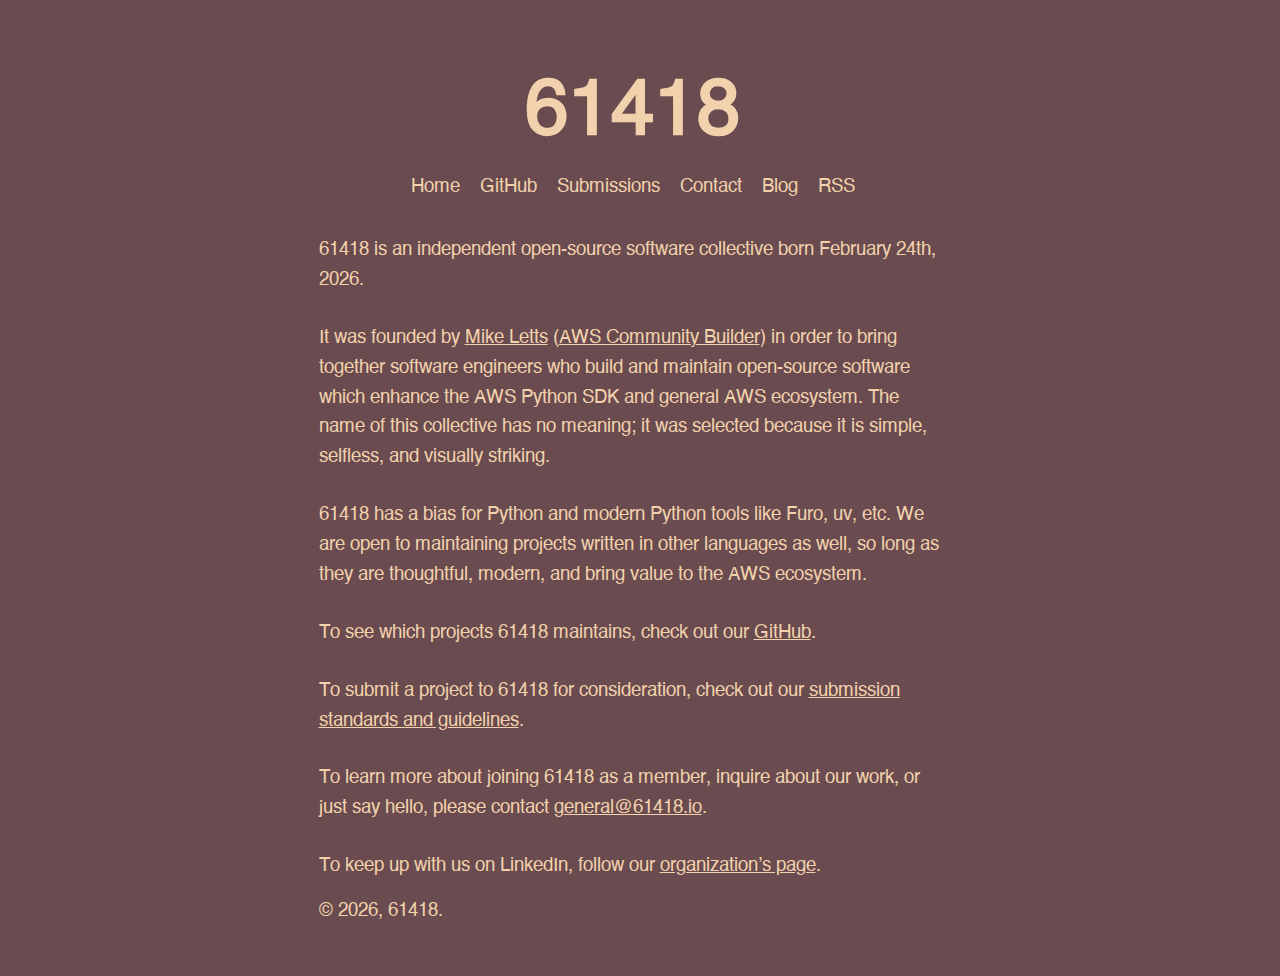
<file: index.html>
<!doctype html><html lang=en-us><head><meta name=generator content="Hugo 0.160.1"><meta charset=UTF-8><title>61418</title><meta name=viewport content="width=device-width,initial-scale=1"><meta name=theme-color content="#000000"><meta name=author content="Mike Letts"><meta name=description content="61418 is an independent open-source software collective born February 24th, 2026."><link rel=icon type=image/png sizes=32x32 href=./favicon.png><link rel=icon type=image/png sizes=16x16 href=./favicon.png><meta property="og:title" content="61418"><meta property="og:description" content="61418 is an independent open-source software collective born February 24th, 2026."><meta property="og:image" content="https://61418.io/og.png"><meta property="og:url" content="https://61418.io/"><meta property="og:type" content="website"><meta property="og:site_name" content="61418"><meta property="og:locale" content="en_US"><meta property="og:image:alt" content="61418 logo"><meta name=twitter:card content="summary_large_image"><meta name=twitter:title content="61418"><meta name=twitter:description content="61418 is an independent open-source software collective born February 24th, 2026."><meta name=twitter:image content="https://61418.io/og.png"><meta name=twitter:image:alt content="61418 logo"><link rel=stylesheet href="./css/site.css?v=16"><script async src="https://www.googletagmanager.com/gtag/js?id=G-6GM5EQW5RC"></script><script>window.dataLayer=window.dataLayer||[];function gtag(){dataLayer.push(arguments)}gtag("js",new Date),gtag("config","G-6GM5EQW5RC")</script></head><body><div class=wrap><header><a class=site-title-link href=./>61418</a><nav class=site-nav aria-label="Main navigation"><a href=./>Home</a>
<a href=https://github.com/61418>GitHub</a>
<a href=./submissions/>Submissions</a>
<a href=./contact/>Contact</a>
<a href=./blog/>Blog</a>
<a href=./blog/index.xml>RSS</a></nav></header><main><div class=page-content><p>61418 is an independent open-source software collective born February 24th, 2026.</p><p>It was founded by <a href=https://github.com/michaelthomasletts>Mike Letts</a> (<a href=https://builder.aws.com/community/michaelthomasletts>AWS Community Builder</a>) in order to bring together software engineers who build and maintain open-source software which enhance the AWS Python SDK and general AWS ecosystem. The name of this collective has no meaning; it was selected because it is simple, selfless, and visually striking.</p><p>61418 has a bias for Python and modern Python tools like Furo, uv, etc. We are open to maintaining projects written in other languages as well, so long as they are thoughtful, modern, and bring value to the AWS ecosystem.</p><p>To see which projects 61418 maintains, check out our <a href=https://github.com/61418>GitHub</a>.</p><p>To submit a project to 61418 for consideration, check out our <a href=./submissions/>submission standards and guidelines</a>.</p><p>To learn more about joining 61418 as a member, inquire about our work, or just say hello, please contact <a href=mailto:general@61418.io>general@61418.io</a>.</p><p>To keep up with us on LinkedIn, follow our <a href=https://www.linkedin.com/company/sixfourteeneighteen>organization&rsquo;s page</a>.</p></div></main><footer>&copy; 2026, 61418.</footer></div></body></html>
</file>
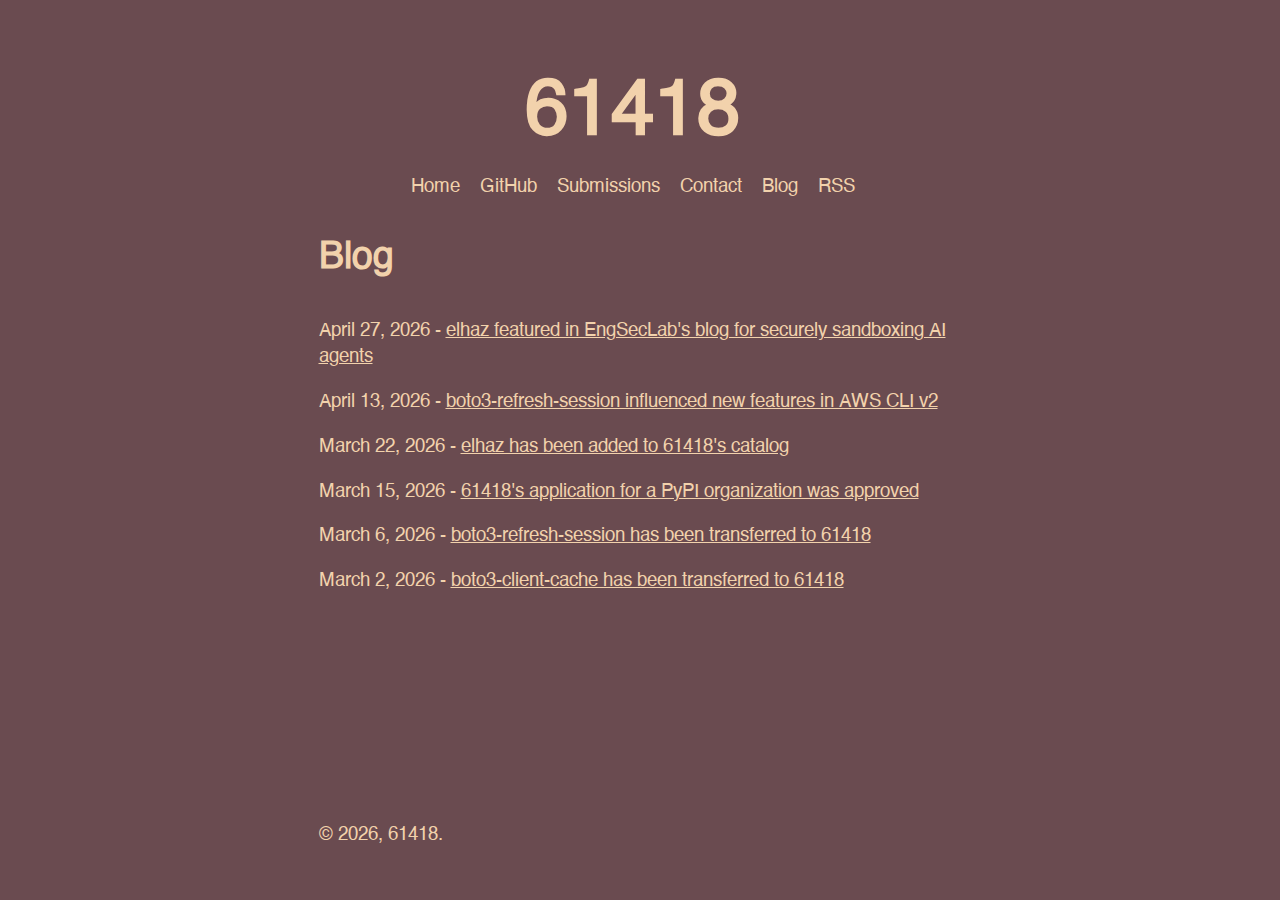
<file: blog/index.html>
<!doctype html><html lang=en-us><head><meta charset=UTF-8><title>Blog | 61418</title><meta name=viewport content="width=device-width,initial-scale=1"><meta name=theme-color content="#000000"><meta name=author content="Mike Letts"><meta name=description content="Thoughts and ramblings from 61418 members."><link rel=icon type=image/png sizes=32x32 href=../favicon.png><link rel=icon type=image/png sizes=16x16 href=../favicon.png><meta property="og:title" content="Blog | 61418"><meta property="og:description" content="Thoughts and ramblings from 61418 members."><meta property="og:image" content="https://61418.io/og.png"><meta property="og:url" content="https://61418.io/blog/"><meta property="og:type" content="website"><meta property="og:site_name" content="61418"><meta property="og:locale" content="en_US"><meta property="og:image:alt" content="61418 logo"><meta name=twitter:card content="summary_large_image"><meta name=twitter:title content="Blog | 61418"><meta name=twitter:description content="Thoughts and ramblings from 61418 members."><meta name=twitter:image content="https://61418.io/og.png"><meta name=twitter:image:alt content="61418 logo"><link rel=stylesheet href="../css/site.css?v=16"><script async src="https://www.googletagmanager.com/gtag/js?id=G-6GM5EQW5RC"></script><script>window.dataLayer=window.dataLayer||[];function gtag(){dataLayer.push(arguments)}gtag("js",new Date),gtag("config","G-6GM5EQW5RC")</script></head><body><div class=wrap><header><a class=site-title-link href=../>61418</a><nav class=site-nav aria-label="Main navigation"><a href=../>Home</a>
<a href=https://github.com/61418>GitHub</a>
<a href=../submissions/>Submissions</a>
<a href=../contact/>Contact</a>
<a href=../blog/>Blog</a>
<a href=../blog/index.xml>RSS</a></nav></header><main><div class=page-content><h1 id=blog>Blog</h1><section class=post-list aria-label="Blog posts"><article class=post-list-item><h2>April 27, 2026 - <a href=../blog/elhaz-eng-sec-labs/>elhaz featured in EngSecLab's blog for securely sandboxing AI agents</a></h2></article><article class=post-list-item><h2>April 13, 2026 - <a href=../blog/brs-influences-aws-cli/>boto3-refresh-session influenced new features in AWS CLI v2</a></h2></article><article class=post-list-item><h2>March 22, 2026 - <a href=../blog/elhaz/>elhaz has been added to 61418's catalog</a></h2></article><article class=post-list-item><h2>March 15, 2026 - <a href=../blog/pypi-org-approved/>61418's application for a PyPI organization was approved</a></h2></article><article class=post-list-item><h2>March 6, 2026 - <a href=../blog/boto3-refresh-session/>boto3-refresh-session has been transferred to 61418</a></h2></article><article class=post-list-item><h2>March 2, 2026 - <a href=../blog/boto3-client-cache/>boto3-client-cache has been transferred to 61418</a></h2></article></section></div></main><footer>&copy; 2026, 61418.</footer></div></body></html>
</file>
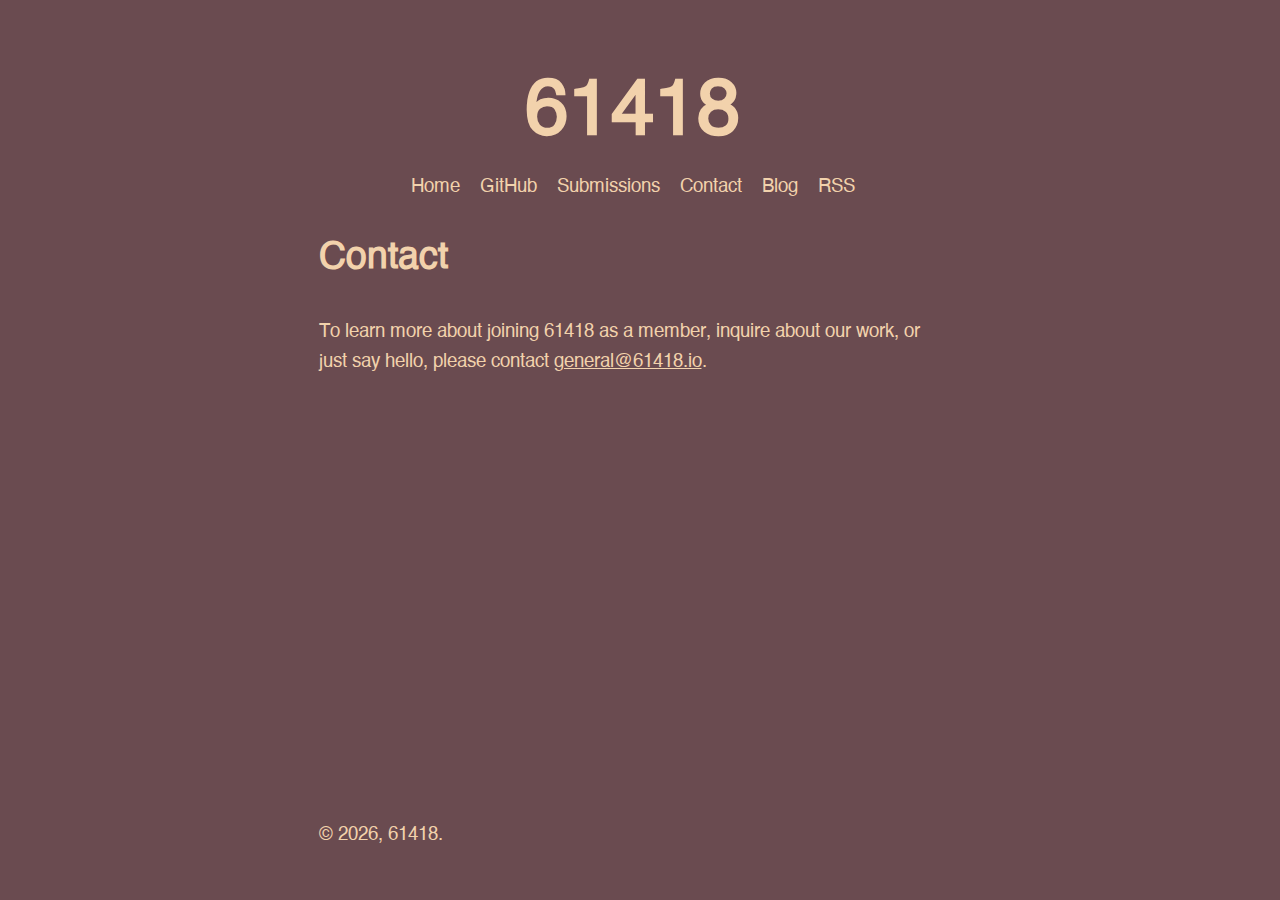
<file: contact/index.html>
<!doctype html><html lang=en-us><head><meta charset=UTF-8><title>Contact | 61418</title><meta name=viewport content="width=device-width,initial-scale=1"><meta name=theme-color content="#000000"><meta name=author content="Mike Letts"><meta name=description content="Get in touch with 61418."><link rel=icon type=image/png sizes=32x32 href=../favicon.png><link rel=icon type=image/png sizes=16x16 href=../favicon.png><meta property="og:title" content="Contact | 61418"><meta property="og:description" content="Get in touch with 61418."><meta property="og:image" content="https://61418.io/og.png"><meta property="og:url" content="https://61418.io/contact/"><meta property="og:type" content="website"><meta property="og:site_name" content="61418"><meta property="og:locale" content="en_US"><meta property="og:image:alt" content="61418 logo"><meta name=twitter:card content="summary_large_image"><meta name=twitter:title content="Contact | 61418"><meta name=twitter:description content="Get in touch with 61418."><meta name=twitter:image content="https://61418.io/og.png"><meta name=twitter:image:alt content="61418 logo"><link rel=stylesheet href="../css/site.css?v=16"><script async src="https://www.googletagmanager.com/gtag/js?id=G-6GM5EQW5RC"></script><script>window.dataLayer=window.dataLayer||[];function gtag(){dataLayer.push(arguments)}gtag("js",new Date),gtag("config","G-6GM5EQW5RC")</script></head><body><div class=wrap><header><a class=site-title-link href=../>61418</a><nav class=site-nav aria-label="Main navigation"><a href=../>Home</a>
<a href=https://github.com/61418>GitHub</a>
<a href=../submissions/>Submissions</a>
<a href=../contact/>Contact</a>
<a href=../blog/>Blog</a>
<a href=../blog/index.xml>RSS</a></nav></header><main><div class=page-content><h1 id=contact>Contact</h1><p>To learn more about joining 61418 as a member, inquire about our work, or just say hello, please contact <a href=mailto:general@61418.io>general@61418.io</a>.</p></div></main><footer>&copy; 2026, 61418.</footer></div></body></html>
</file>
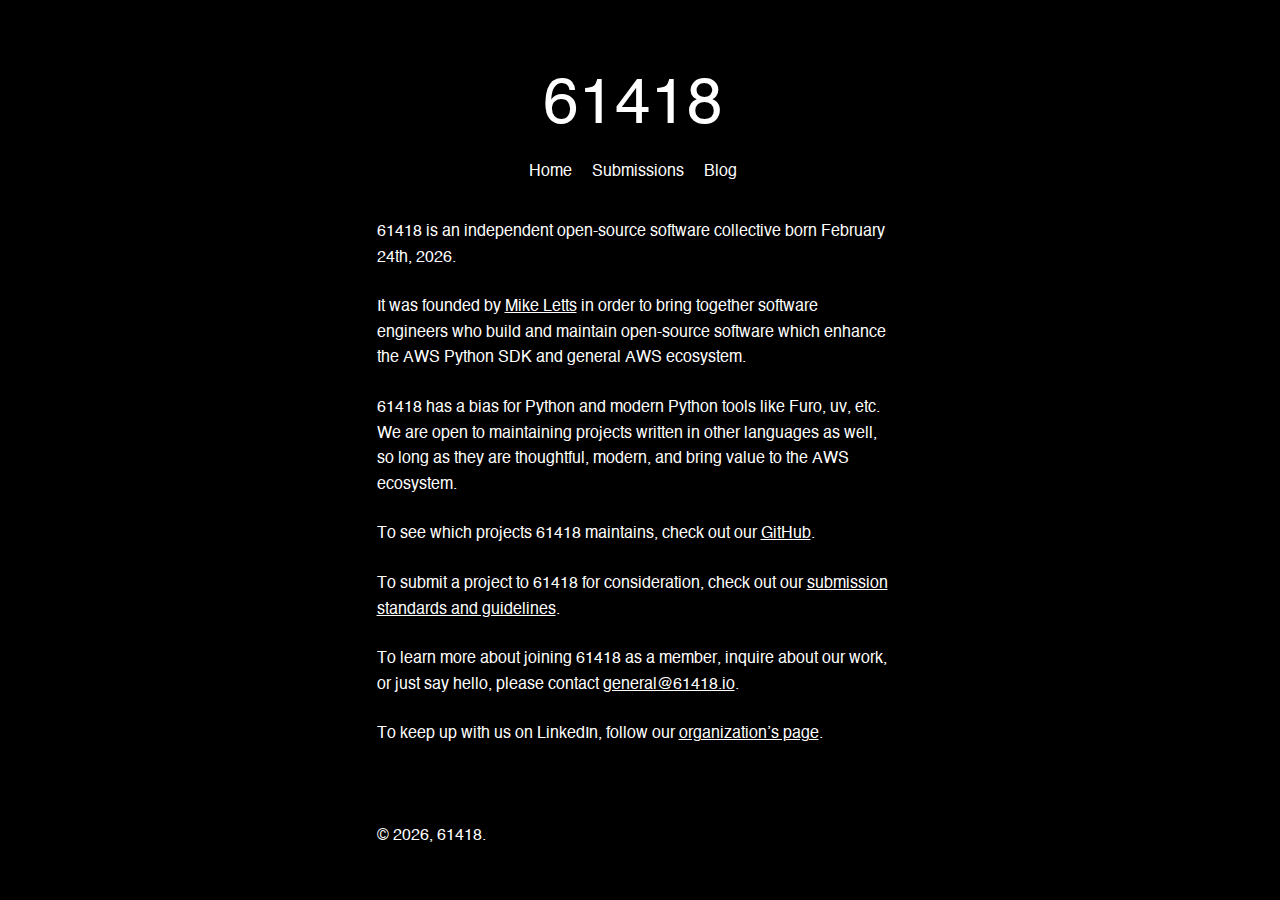
<file: public/index.html>
<!DOCTYPE html>
<html lang="en-us">
<head>
	<meta name="generator" content="Hugo 0.149.1">
  
  
  
  
  
  
  

  <meta charset="UTF-8">
  <title>61418</title>
  <meta name="viewport" content="width=device-width, initial-scale=1.0">
  <meta name="theme-color" content="#000000">
  <meta name="author" content="Mike Letts">
  <meta name="description" content="Independent open-source software which enhances the AWS Python SDK and general AWS ecosystem.">

  <link rel="icon" type="image/png" sizes="32x32" href="./favicon.png">
  <link rel="icon" type="image/png" sizes="16x16" href="./favicon.png">

  <meta property="og:title" content="61418">
  <meta property="og:description" content="Independent open-source software which enhances the AWS Python SDK and general AWS ecosystem.">
  <meta property="og:image" content="https://61418.io/og.png">
  <meta property="og:url" content="https://61418.io/">
  <meta property="og:type" content="website">
  <meta property="og:site_name" content="61418">
  <meta property="og:locale" content="en_US">
  <meta property="og:image:alt" content="61418 logo">

  <meta name="twitter:card" content="summary_large_image">
  <meta name="twitter:title" content="61418">
  <meta name="twitter:description" content="Independent open-source software which enhances the AWS Python SDK and general AWS ecosystem.">
  <meta name="twitter:image" content="https://61418.io/og.png">
  <meta name="twitter:image:alt" content="61418 logo">

  <link rel="stylesheet" href="./css/site.css?v=12">
</head>
<body>
  <div class="wrap">
    <header>
      <a class="site-title-link" href="./">61418</a>
      
        <nav class="site-nav" aria-label="Main navigation">
          
            <a href="./">Home</a>
          
            <a href="./submissions/">Submissions</a>
          
            <a href="./blog/">Blog</a>
          
        </nav>
      
    </header>

    <main>
      
  <div class="page-content">
    <p>61418 is an independent open-source software collective born February 24th, 2026.</p>
<p>It was founded by <a href="https://github.com/michaelthomasletts">Mike Letts</a> in order to bring together software engineers who build and maintain open-source software which enhance the AWS Python SDK and general AWS ecosystem.</p>
<p>61418 has a bias for Python and modern Python tools like Furo, uv, etc. We are open to maintaining projects written in other languages as well, so long as they are thoughtful, modern, and bring value to the AWS ecosystem.</p>
<p>To see which projects 61418 maintains, check out our <a href="https://github.com/61418">GitHub</a>.</p>
<p>To submit a project to 61418 for consideration, check out our <a href="./submissions/">submission standards and guidelines</a>.</p>
<p>To learn more about joining 61418 as a member, inquire about our work, or just say hello, please contact <a href="mailto:general@61418.io">general@61418.io</a>.</p>
<p>To keep up with us on LinkedIn, follow our <a href="https://www.linkedin.com/company/sixfourteeneighteen">organization&rsquo;s page</a>.</p>

  </div>

    </main>

    <footer>
      &copy; 2026, 61418.
    </footer>
  </div>
</body>
</html>
</file>
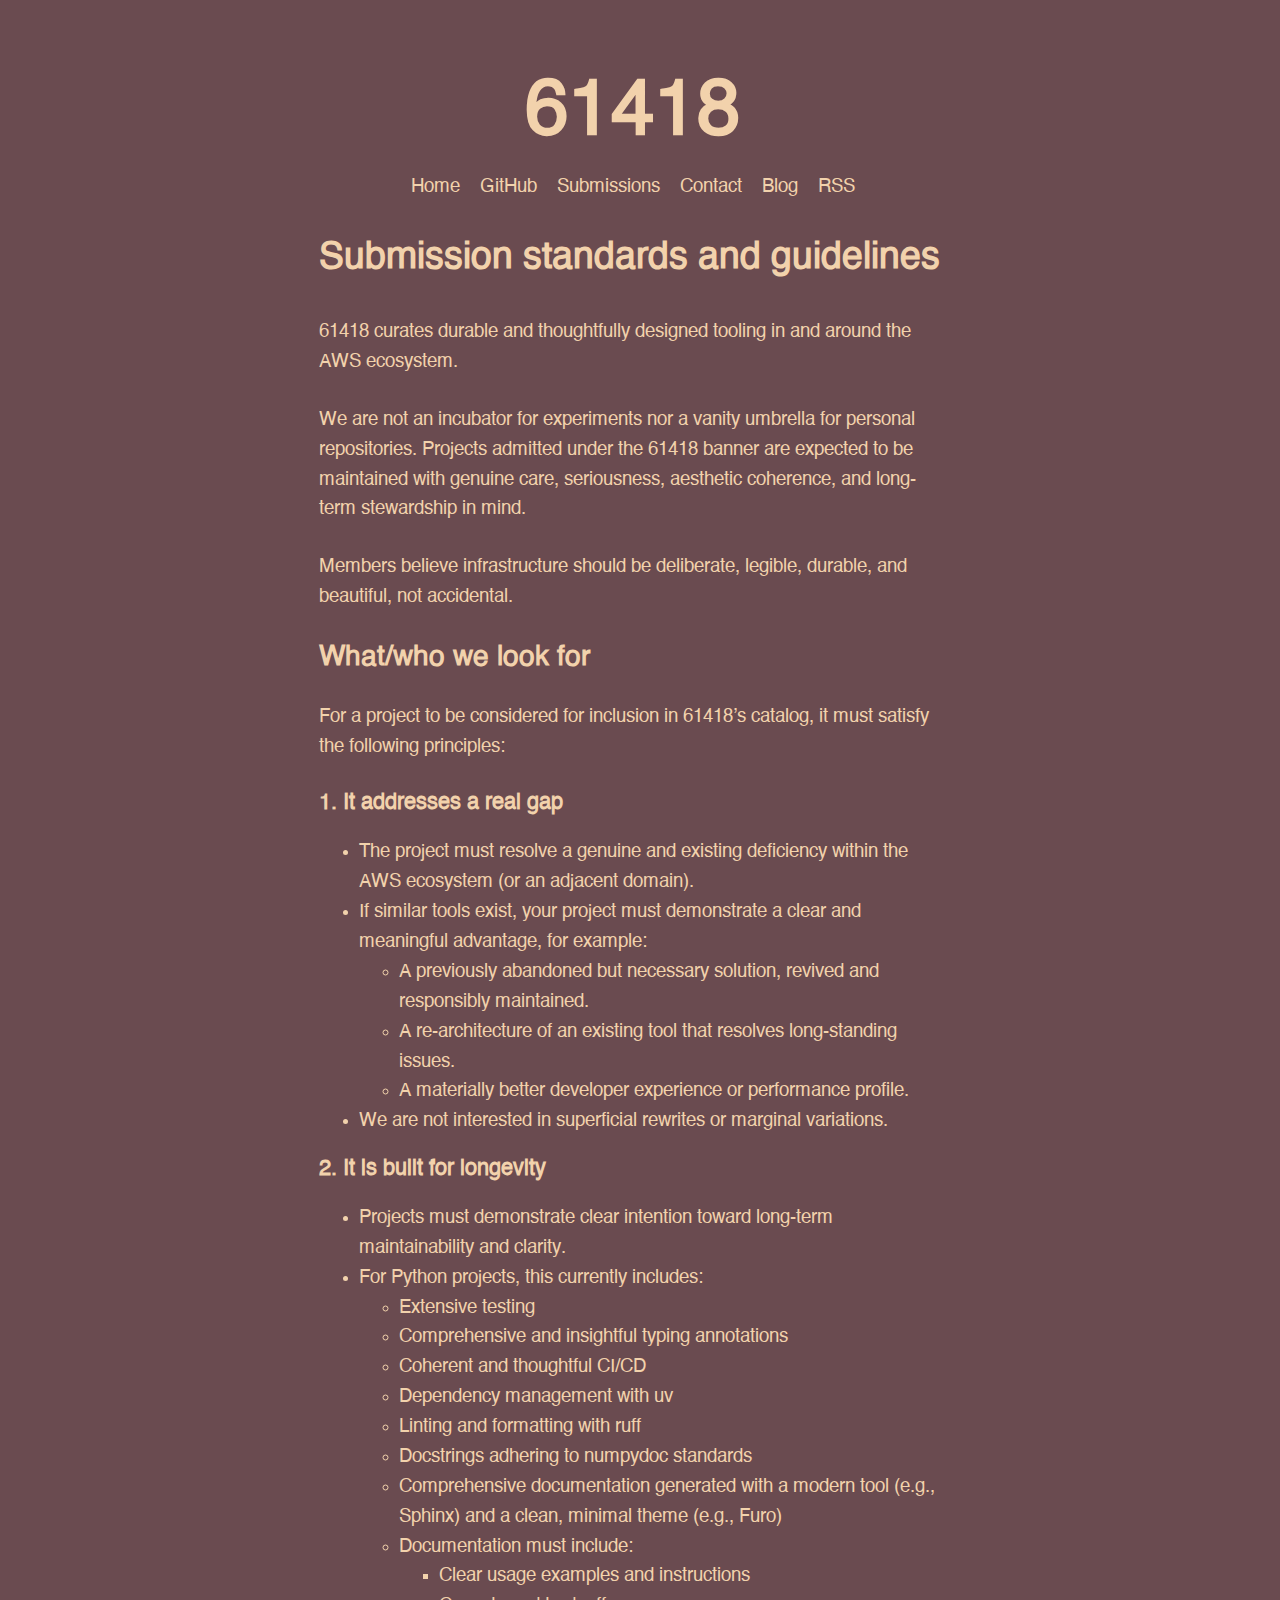
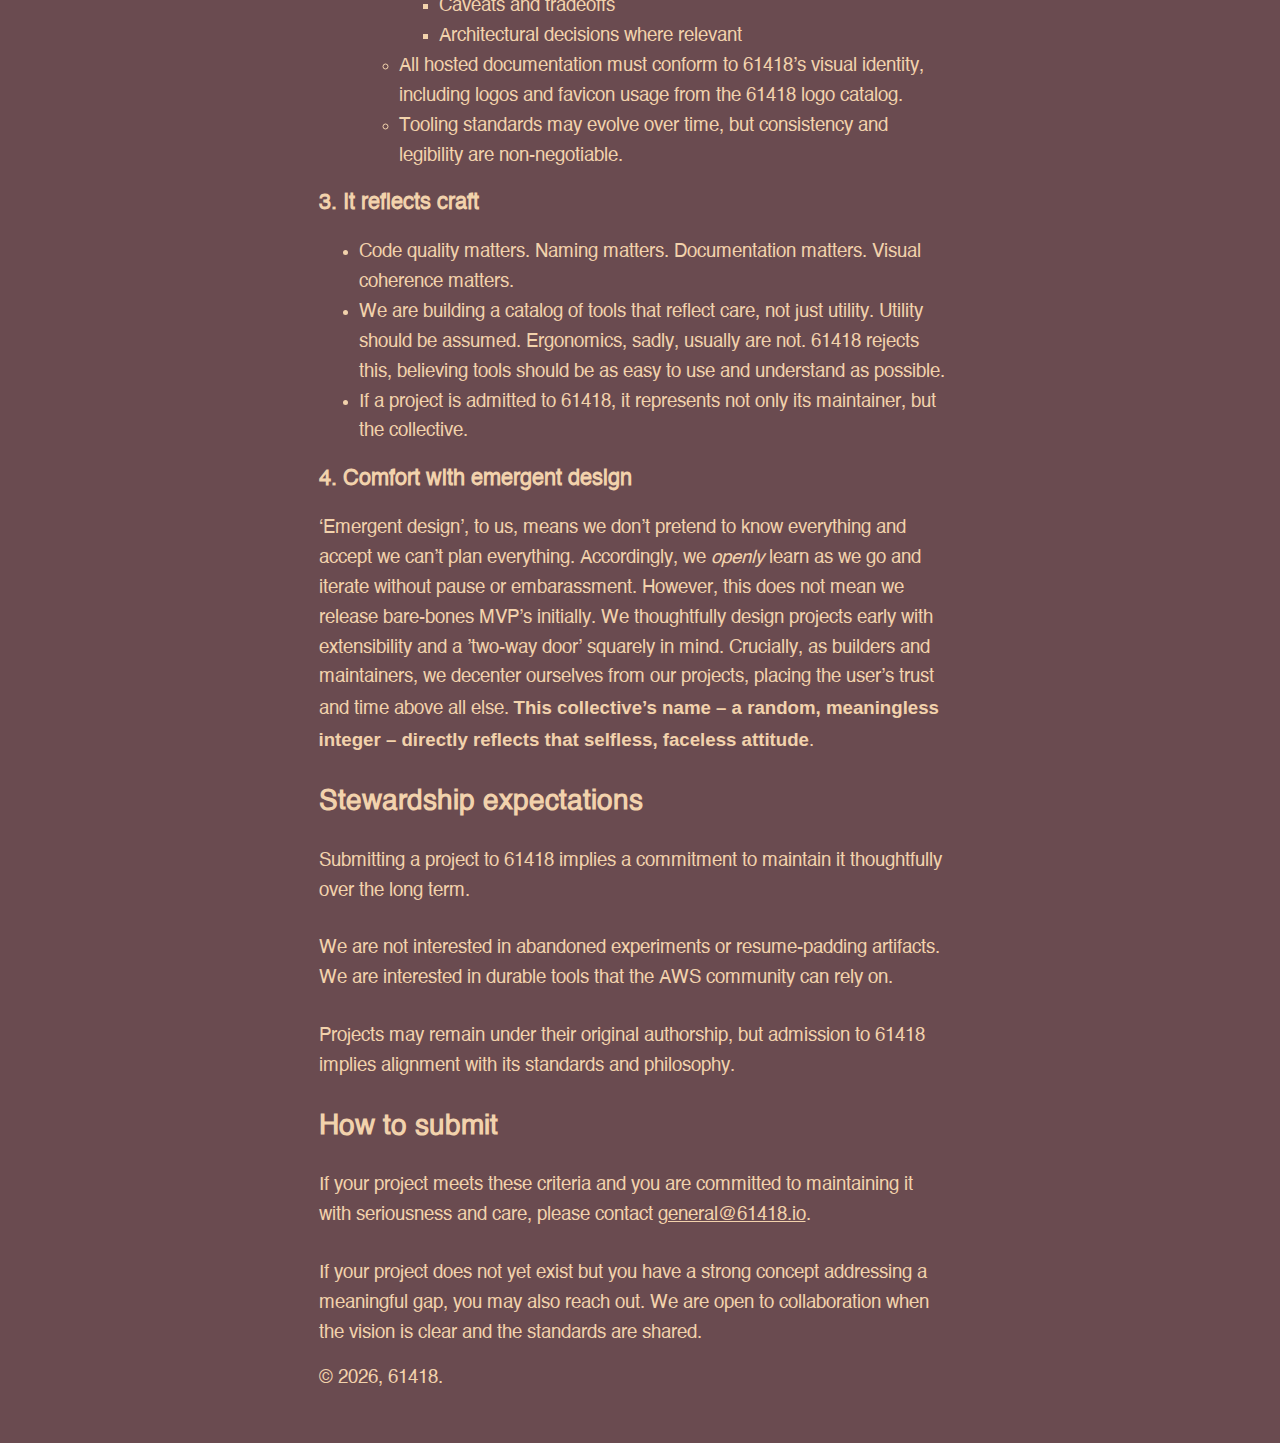
<file: submissions/index.html>
<!doctype html><html lang=en-us><head><meta charset=UTF-8><title>Submissions | 61418</title><meta name=viewport content="width=device-width,initial-scale=1"><meta name=theme-color content="#000000"><meta name=author content="Mike Letts"><meta name=description content="Standards and guidelines for submitting projects to 61418."><link rel=icon type=image/png sizes=32x32 href=../favicon.png><link rel=icon type=image/png sizes=16x16 href=../favicon.png><meta property="og:title" content="Submissions | 61418"><meta property="og:description" content="Standards and guidelines for submitting projects to 61418."><meta property="og:image" content="https://61418.io/og.png"><meta property="og:url" content="https://61418.io/submissions/"><meta property="og:type" content="website"><meta property="og:site_name" content="61418"><meta property="og:locale" content="en_US"><meta property="og:image:alt" content="61418 logo"><meta name=twitter:card content="summary_large_image"><meta name=twitter:title content="Submissions | 61418"><meta name=twitter:description content="Standards and guidelines for submitting projects to 61418."><meta name=twitter:image content="https://61418.io/og.png"><meta name=twitter:image:alt content="61418 logo"><link rel=stylesheet href="../css/site.css?v=16"><script async src="https://www.googletagmanager.com/gtag/js?id=G-6GM5EQW5RC"></script><script>window.dataLayer=window.dataLayer||[];function gtag(){dataLayer.push(arguments)}gtag("js",new Date),gtag("config","G-6GM5EQW5RC")</script></head><body><div class=wrap><header><a class=site-title-link href=../>61418</a><nav class=site-nav aria-label="Main navigation"><a href=../>Home</a>
<a href=https://github.com/61418>GitHub</a>
<a href=../submissions/>Submissions</a>
<a href=../contact/>Contact</a>
<a href=../blog/>Blog</a>
<a href=../blog/index.xml>RSS</a></nav></header><main><div class=page-content><h1 id=submission-standards-and-guidelines>Submission standards and guidelines</h1><p>61418 curates durable and thoughtfully designed tooling in and around the AWS ecosystem.</p><p>We are not an incubator for experiments nor a vanity umbrella for personal repositories. Projects admitted under the 61418 banner are expected to be maintained with genuine care, seriousness, aesthetic coherence, and long-term stewardship in mind.</p><p>Members believe infrastructure should be deliberate, legible, durable, and beautiful, not accidental.</p><h2 id=whatwho-we-look-for>What/who we look for</h2><p>For a project to be considered for inclusion in 61418’s catalog, it must satisfy the following principles:</p><h3 id=1-it-addresses-a-real-gap>1. It addresses a real gap</h3><ul><li>The project must resolve a genuine and existing deficiency within the AWS ecosystem (or an adjacent domain).</li><li>If similar tools exist, your project must demonstrate a clear and meaningful advantage, for example:<ul><li>A previously abandoned but necessary solution, revived and responsibly maintained.</li><li>A re-architecture of an existing tool that resolves long-standing issues.</li><li>A materially better developer experience or performance profile.</li></ul></li><li>We are not interested in superficial rewrites or marginal variations.</li></ul><h3 id=2-it-is-built-for-longevity>2. It is built for longevity</h3><ul><li>Projects must demonstrate clear intention toward long-term maintainability and clarity.</li><li>For Python projects, this currently includes:<ul><li>Extensive testing</li><li>Comprehensive and insightful typing annotations</li><li>Coherent and thoughtful CI/CD</li><li>Dependency management with uv</li><li>Linting and formatting with ruff</li><li>Docstrings adhering to numpydoc standards</li><li>Comprehensive documentation generated with a modern tool (e.g., Sphinx) and a clean, minimal theme (e.g., Furo)</li><li>Documentation must include:<ul><li>Clear usage examples and instructions</li><li>Caveats and tradeoffs</li><li>Architectural decisions where relevant</li></ul></li><li>All hosted documentation must conform to 61418’s visual identity, including logos and favicon usage from the 61418 logo catalog.</li><li>Tooling standards may evolve over time, but consistency and legibility are non-negotiable.</li></ul></li></ul><h3 id=3-it-reflects-craft>3. It reflects craft</h3><ul><li>Code quality matters. Naming matters. Documentation matters. Visual coherence matters.</li><li>We are building a catalog of tools that reflect care, not just utility. Utility should be assumed. Ergonomics, sadly, usually are not. 61418 rejects this, believing tools should be as easy to use and understand as possible.</li><li>If a project is admitted to 61418, it represents not only its maintainer, but the collective.</li></ul><h3 id=4-comfort-with-emergent-design>4. Comfort with emergent design</h3><p>&lsquo;Emergent design&rsquo;, to us, means we don&rsquo;t pretend to know everything and accept we can&rsquo;t plan everything. Accordingly, we <em>openly</em> learn as we go and iterate without pause or embarassment. However, this does not mean we release bare-bones MVP&rsquo;s initially. We thoughtfully design projects early with extensibility and a &rsquo;two-way door&rsquo; squarely in mind. Crucially, as builders and maintainers, we decenter ourselves from our projects, placing the user&rsquo;s trust and time above all else. <strong>This collective&rsquo;s name &ndash; a random, meaningless integer &ndash; directly reflects that selfless, faceless attitude</strong>.</p><h2 id=stewardship-expectations>Stewardship expectations</h2><p>Submitting a project to 61418 implies a commitment to maintain it thoughtfully over the long term.</p><p>We are not interested in abandoned experiments or resume-padding artifacts. We are interested in durable tools that the AWS community can rely on.</p><p>Projects may remain under their original authorship, but admission to 61418 implies alignment with its standards and philosophy.</p><h2 id=how-to-submit>How to submit</h2><p>If your project meets these criteria and you are committed to maintaining it with seriousness and care, please contact <a href=mailto:general@61418.io>general@61418.io</a>.</p><p>If your project does not yet exist but you have a strong concept addressing a meaningful gap, you may also reach out. We are open to collaboration when the vision is clear and the standards are shared.</p></div></main><footer>&copy; 2026, 61418.</footer></div></body></html>
</file>
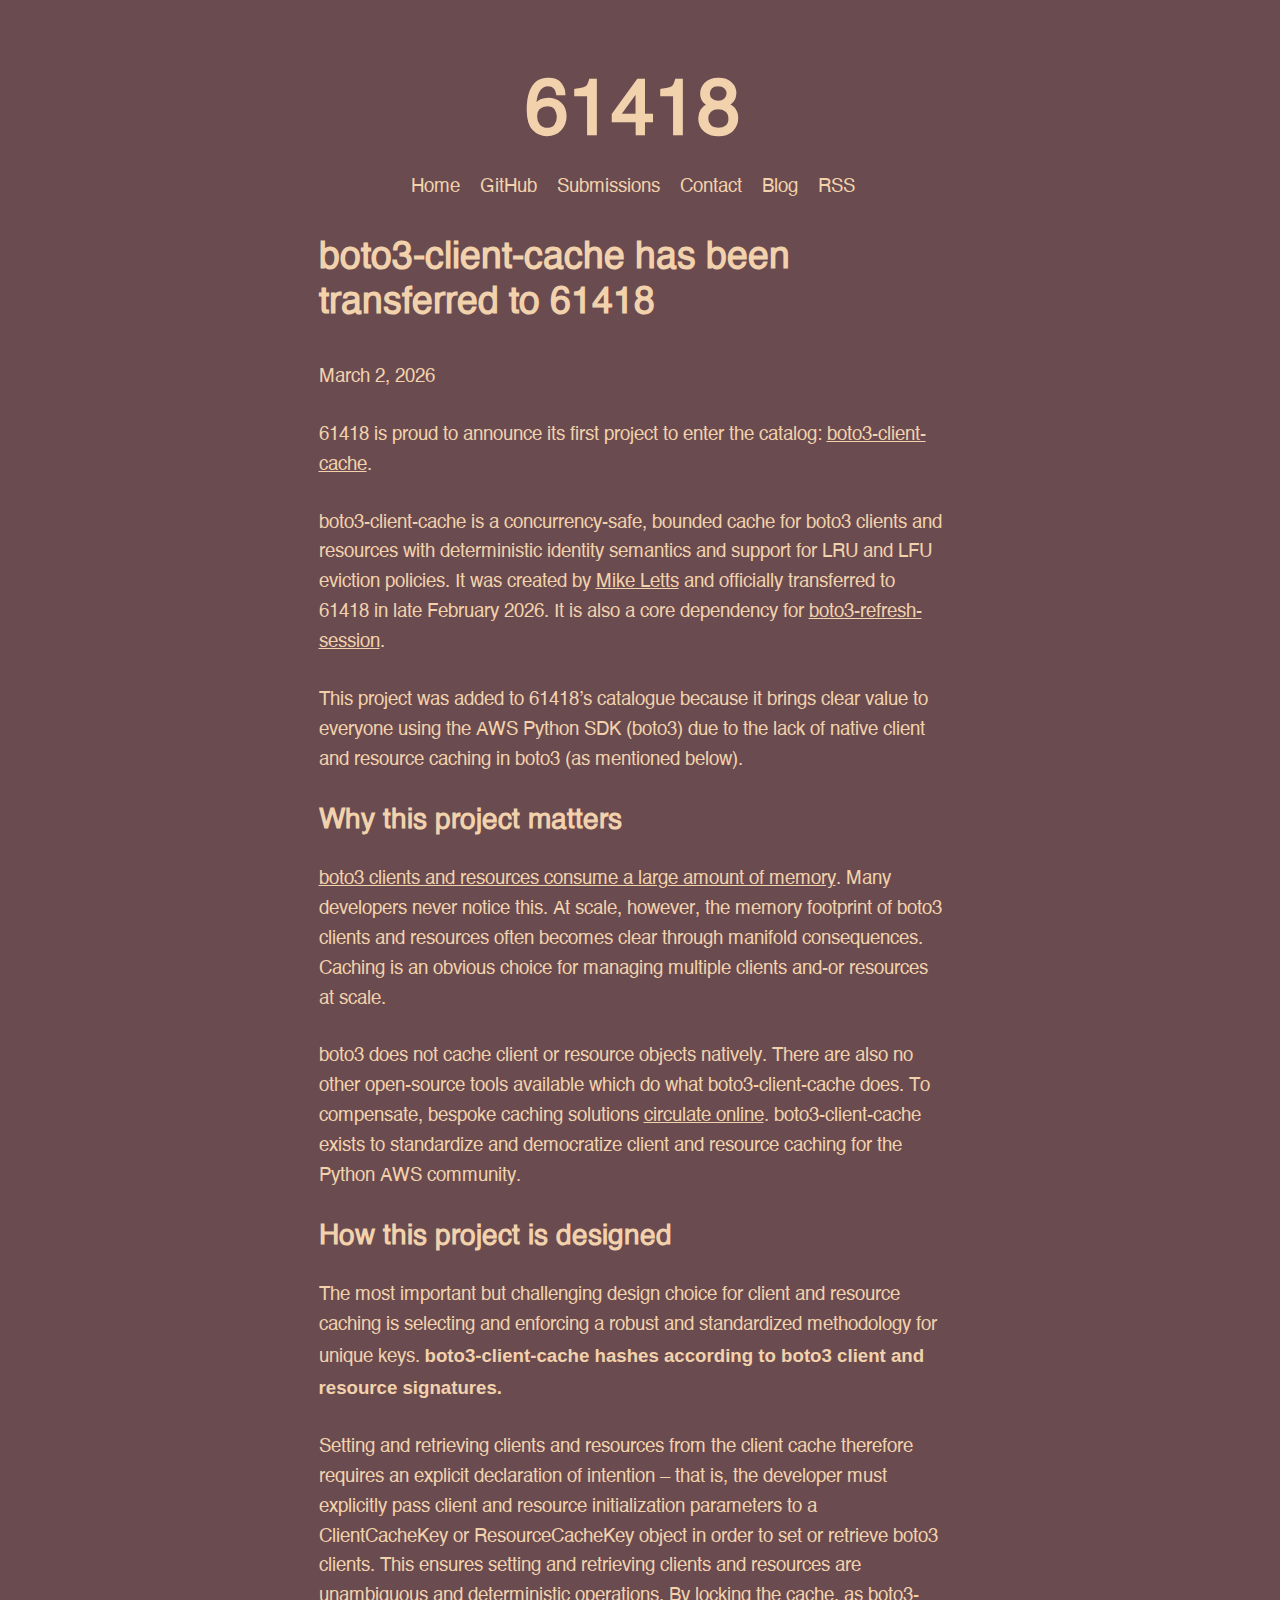
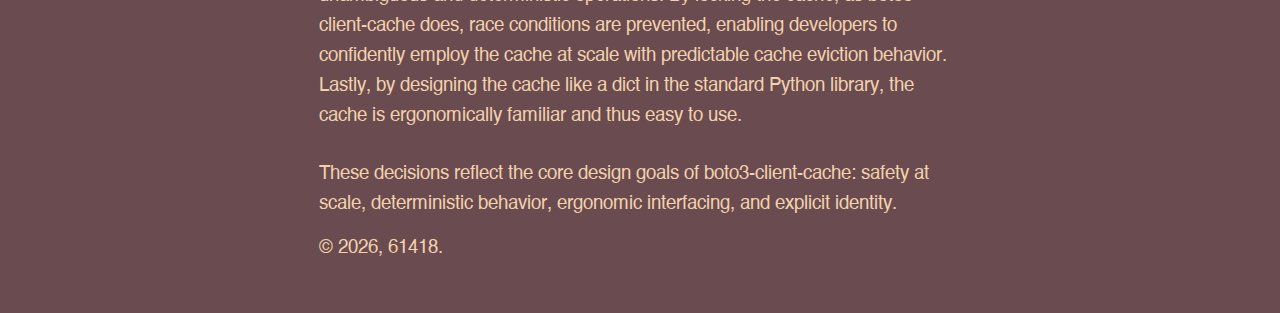
<file: blog/boto3-client-cache/index.html>
<!doctype html><html lang=en-us><head><meta charset=UTF-8><title>boto3-client-cache has been transferred to 61418 | 61418</title><meta name=viewport content="width=device-width,initial-scale=1"><meta name=theme-color content="#000000"><meta name=author content="Mike Letts"><meta name=description content="61418 is proud to announce its first project to enter the catalog: boto3-client-cache"><link rel=icon type=image/png sizes=32x32 href=../../favicon.png><link rel=icon type=image/png sizes=16x16 href=../../favicon.png><meta property="og:title" content="boto3-client-cache has been transferred to 61418 | 61418"><meta property="og:description" content="61418 is proud to announce its first project to enter the catalog: boto3-client-cache"><meta property="og:image" content="https://61418.io/og.png"><meta property="og:url" content="https://61418.io/blog/boto3-client-cache/"><meta property="og:type" content="website"><meta property="og:site_name" content="61418"><meta property="og:locale" content="en_US"><meta property="og:image:alt" content="61418 logo"><meta name=twitter:card content="summary_large_image"><meta name=twitter:title content="boto3-client-cache has been transferred to 61418 | 61418"><meta name=twitter:description content="61418 is proud to announce its first project to enter the catalog: boto3-client-cache"><meta name=twitter:image content="https://61418.io/og.png"><meta name=twitter:image:alt content="61418 logo"><link rel=stylesheet href="../../css/site.css?v=16"><script async src="https://www.googletagmanager.com/gtag/js?id=G-6GM5EQW5RC"></script><script>window.dataLayer=window.dataLayer||[];function gtag(){dataLayer.push(arguments)}gtag("js",new Date),gtag("config","G-6GM5EQW5RC")</script></head><body><div class=wrap><header><a class=site-title-link href=../../>61418</a><nav class=site-nav aria-label="Main navigation"><a href=../../>Home</a>
<a href=https://github.com/61418>GitHub</a>
<a href=../../submissions/>Submissions</a>
<a href=../../contact/>Contact</a>
<a href=../../blog/>Blog</a>
<a href=../../blog/index.xml>RSS</a></nav></header><main><div class=page-content><h1>boto3-client-cache has been transferred to 61418</h1><p class=post-list-date>March 2, 2026</p><p>61418 is proud to announce its first project to enter the catalog: <a href=https://pypi.org/project/boto3-client-cache/>boto3-client-cache</a>.</p><p>boto3-client-cache is a concurrency-safe, bounded cache for boto3 clients and resources with deterministic identity semantics and support for LRU and LFU eviction policies.
It was created by <a href=https://github.com/michaelthomasletts>Mike Letts</a> and officially transferred to 61418 in late February 2026.
It is also a core dependency for <a href=https://pypi.org/project/boto3-refresh-session/>boto3-refresh-session</a>.</p><p>This project was added to 61418&rsquo;s catalogue because it brings clear value to everyone using the AWS Python SDK (boto3) due to the lack of native client and resource caching in boto3 (as mentioned below).</p><h2 id=why-this-project-matters>Why this project matters</h2><p><a href="https://github.com/61418/boto3-client-cache?tab=readme-ov-file#:~:text=boto3%20clients%20and%20resources%20consume%20a%20large%20amount%20of%20memory">boto3 clients and resources consume a large amount of memory</a>.
Many developers never notice this.
At scale, however, the memory footprint of boto3 clients and resources often becomes clear through manifold consequences.
Caching is an obvious choice for managing multiple clients and-or resources at scale.</p><p>boto3 does not cache client or resource objects natively.
There are also no other open-source tools available which do what boto3-client-cache does.
To compensate, bespoke caching solutions <a href=https://github.com/boto/boto3/issues/1670>circulate online</a>.
boto3-client-cache exists to standardize and democratize client and resource caching for the Python AWS community.</p><h2 id=how-this-project-is-designed>How this project is designed</h2><p>The most important but challenging design choice for client and resource caching is selecting and enforcing a robust and standardized methodology for unique keys.
<strong>boto3-client-cache hashes according to boto3 client and resource signatures.</strong></p><p>Setting and retrieving clients and resources from the client cache therefore requires an explicit declaration of intention &ndash; that is, the developer must explicitly pass client and resource initialization parameters to a ClientCacheKey or ResourceCacheKey object in order to set or retrieve boto3 clients.
This ensures setting and retrieving clients and resources are unambiguous and deterministic operations.
By locking the cache, as boto3-client-cache does, race conditions are prevented, enabling developers to confidently employ the cache at scale with predictable cache eviction behavior.
Lastly, by designing the cache like a dict in the standard Python library, the cache is ergonomically familiar and thus easy to use.</p><p>These decisions reflect the core design goals of boto3-client-cache: safety at scale, deterministic behavior, ergonomic interfacing, and explicit identity.</p></div></main><footer>&copy; 2026, 61418.</footer></div></body></html>
</file>
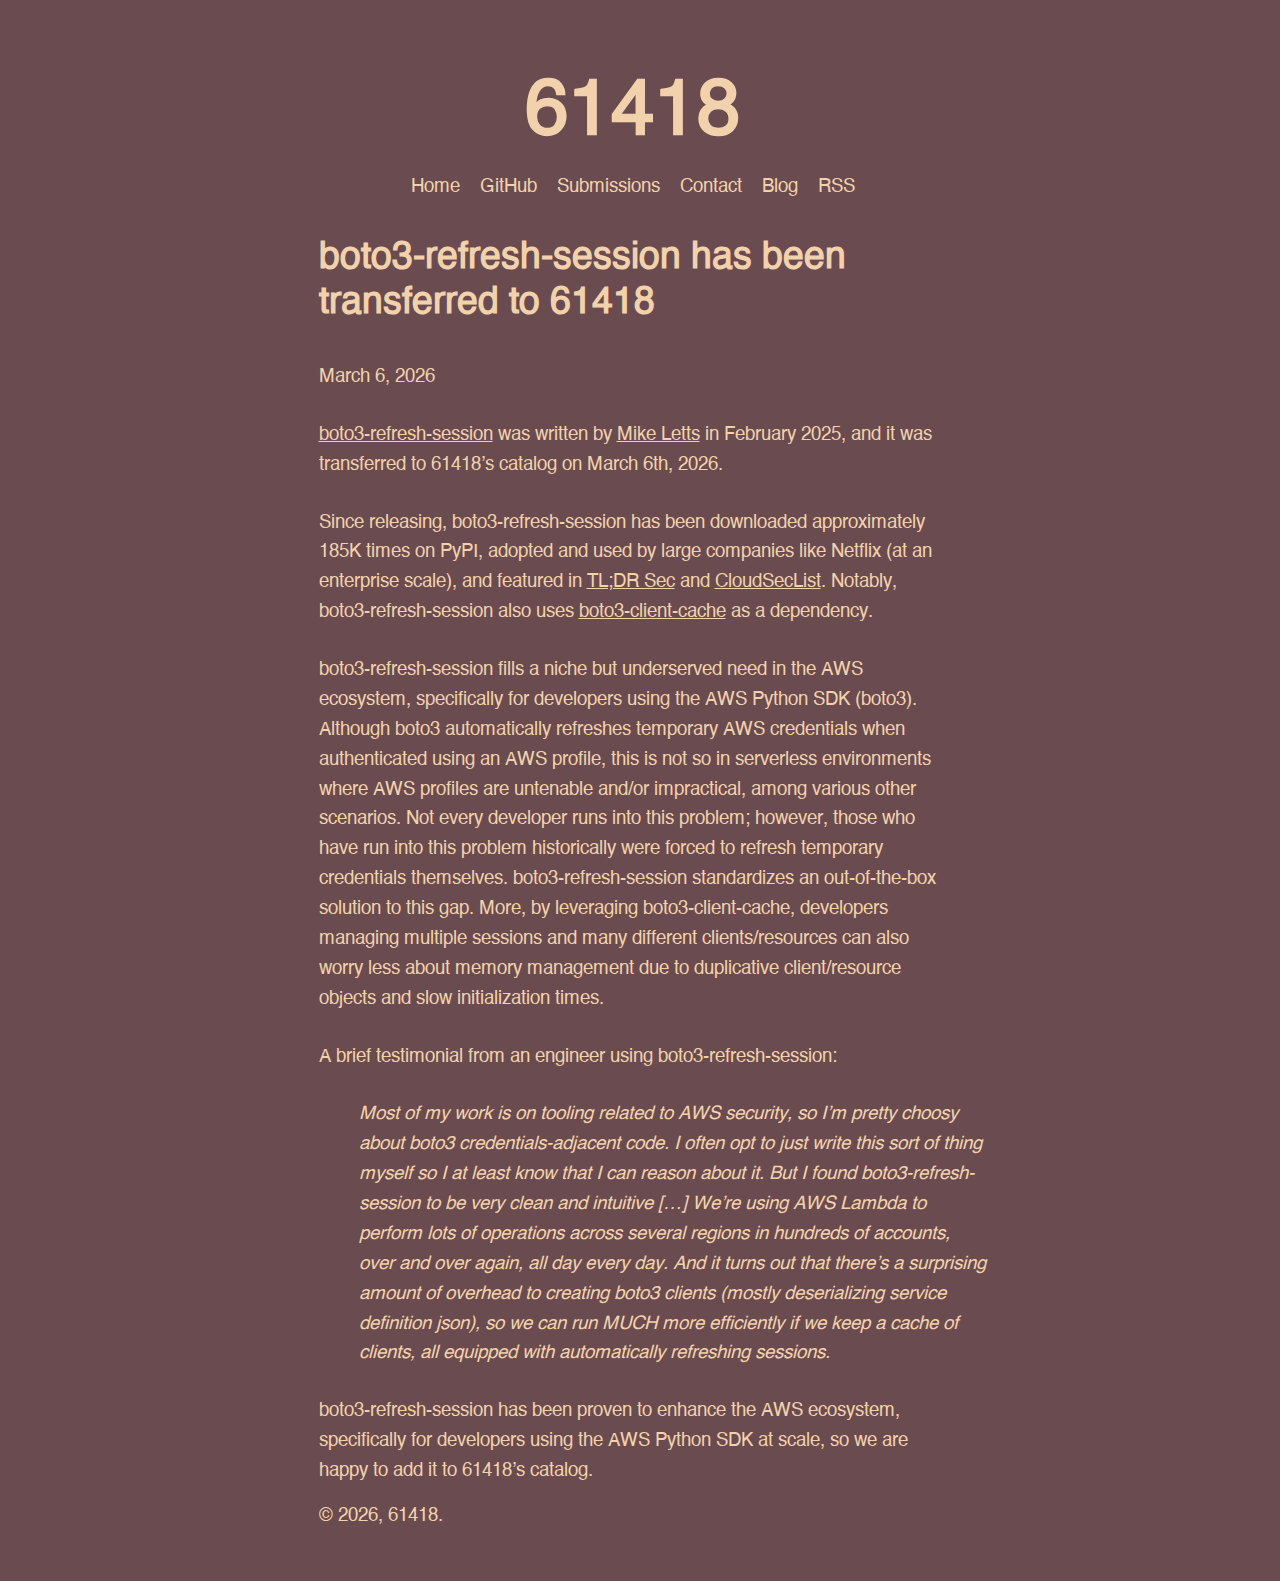
<file: blog/boto3-refresh-session/index.html>
<!doctype html><html lang=en-us><head><meta charset=UTF-8><title>boto3-refresh-session has been transferred to 61418 | 61418</title><meta name=viewport content="width=device-width,initial-scale=1"><meta name=theme-color content="#000000"><meta name=author content="Mike Letts"><meta name=description content="61418 is proud to add boto3-refresh-session into its catalog."><link rel=icon type=image/png sizes=32x32 href=../../favicon.png><link rel=icon type=image/png sizes=16x16 href=../../favicon.png><meta property="og:title" content="boto3-refresh-session has been transferred to 61418 | 61418"><meta property="og:description" content="61418 is proud to add boto3-refresh-session into its catalog."><meta property="og:image" content="https://61418.io/og.png"><meta property="og:url" content="https://61418.io/blog/boto3-refresh-session/"><meta property="og:type" content="website"><meta property="og:site_name" content="61418"><meta property="og:locale" content="en_US"><meta property="og:image:alt" content="61418 logo"><meta name=twitter:card content="summary_large_image"><meta name=twitter:title content="boto3-refresh-session has been transferred to 61418 | 61418"><meta name=twitter:description content="61418 is proud to add boto3-refresh-session into its catalog."><meta name=twitter:image content="https://61418.io/og.png"><meta name=twitter:image:alt content="61418 logo"><link rel=stylesheet href="../../css/site.css?v=16"><script async src="https://www.googletagmanager.com/gtag/js?id=G-6GM5EQW5RC"></script><script>window.dataLayer=window.dataLayer||[];function gtag(){dataLayer.push(arguments)}gtag("js",new Date),gtag("config","G-6GM5EQW5RC")</script></head><body><div class=wrap><header><a class=site-title-link href=../../>61418</a><nav class=site-nav aria-label="Main navigation"><a href=../../>Home</a>
<a href=https://github.com/61418>GitHub</a>
<a href=../../submissions/>Submissions</a>
<a href=../../contact/>Contact</a>
<a href=../../blog/>Blog</a>
<a href=../../blog/index.xml>RSS</a></nav></header><main><div class=page-content><h1>boto3-refresh-session has been transferred to 61418</h1><p class=post-list-date>March 6, 2026</p><p><a href=https://github.com/61418/boto3-refresh-session>boto3-refresh-session</a> was written by <a href=https://github.com/michaelthomasletts>Mike Letts</a> in February 2025, and it was transferred to 61418&rsquo;s catalog on March 6th, 2026.</p><p>Since releasing, boto3-refresh-session has been downloaded approximately 185K times on PyPI, adopted and used by large companies like Netflix (at an enterprise scale), and featured in <a href="https://github.com/61418/boto3-refresh-session#:~:text=Featured%20in%20TL%3BDR%20Sec">TL;DR Sec</a> and <a href="https://github.com/61418/boto3-refresh-session?tab=readme-ov-file#:~:text=Featured%20in%20CloudSecList">CloudSecList</a>. Notably, boto3-refresh-session also uses <a href=https://github.com/61418/boto3-client-cache>boto3-client-cache</a> as a dependency.</p><p>boto3-refresh-session fills a niche but underserved need in the AWS ecosystem, specifically for developers using the AWS Python SDK (boto3). Although boto3 automatically refreshes temporary AWS credentials when authenticated using an AWS profile, this is not so in serverless environments where AWS profiles are untenable and/or impractical, among various other scenarios. Not every developer runs into this problem; however, those who have run into this problem historically were forced to refresh temporary credentials themselves. boto3-refresh-session standardizes an out-of-the-box solution to this gap. More, by leveraging boto3-client-cache, developers managing multiple sessions and many different clients/resources can also worry less about memory management due to duplicative client/resource objects and slow initialization times.</p><p>A brief testimonial from an engineer using boto3-refresh-session:</p><blockquote><p><em>Most of my work is on tooling related to AWS security, so I&rsquo;m pretty choosy about boto3 credentials-adjacent code. I often opt to just write this sort of thing myself so I at least know that I can reason about it. But I found boto3-refresh-session to be very clean and intuitive [&mldr;] We&rsquo;re using AWS Lambda to perform lots of operations across several regions in hundreds of accounts, over and over again, all day every day. And it turns out that there&rsquo;s a surprising amount of overhead to creating boto3 clients (mostly deserializing service definition json), so we can run MUCH more efficiently if we keep a cache of clients, all equipped with automatically refreshing sessions.</em></p></blockquote><p>boto3-refresh-session has been proven to enhance the AWS ecosystem, specifically for developers using the AWS Python SDK at scale, so we are happy to add it to 61418&rsquo;s catalog.</p></div></main><footer>&copy; 2026, 61418.</footer></div></body></html>
</file>
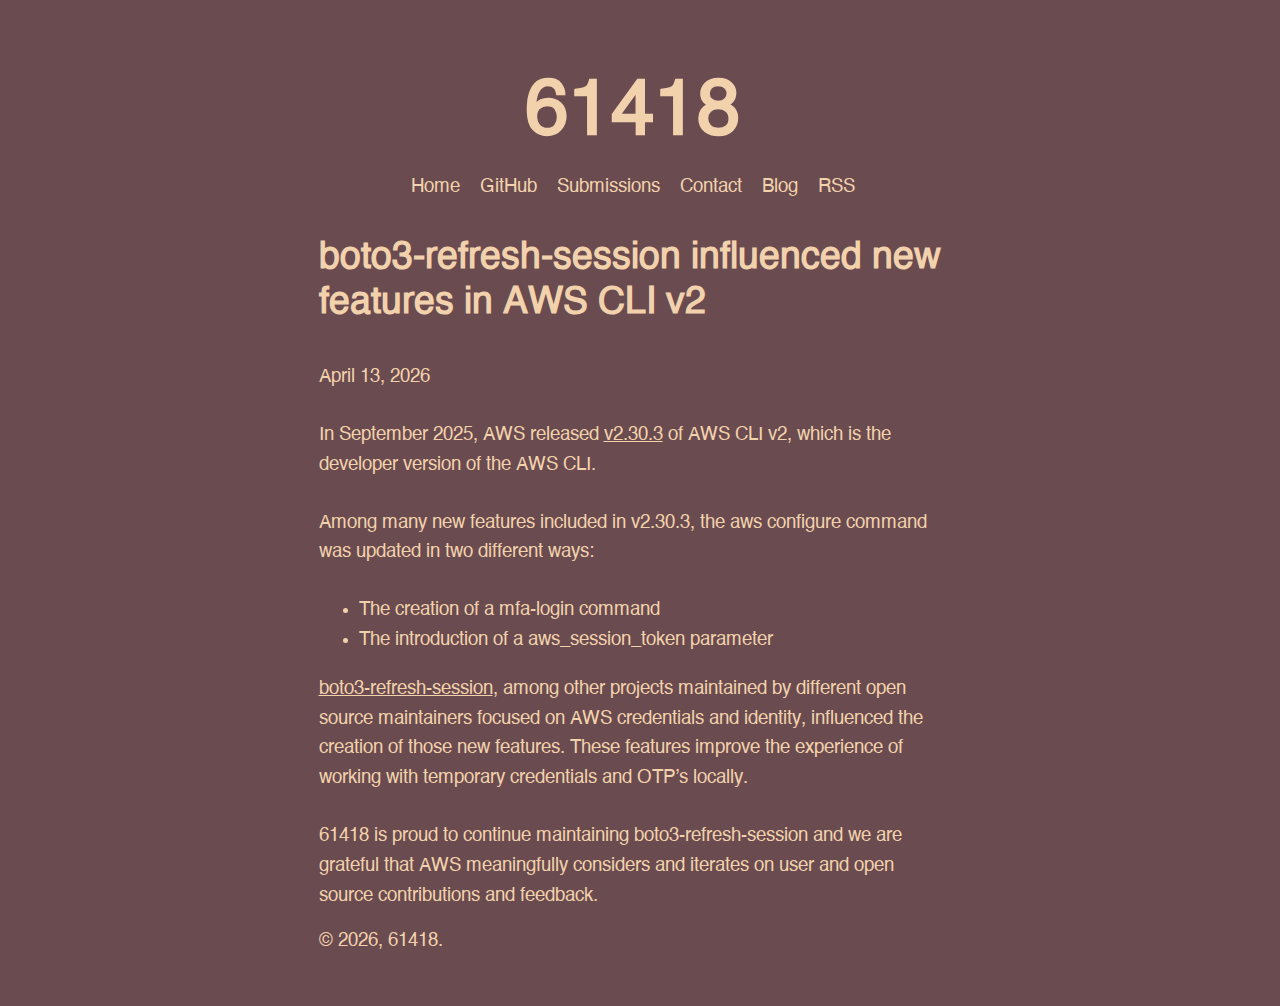
<file: blog/brs-influences-aws-cli/index.html>
<!doctype html><html lang=en-us><head><meta charset=UTF-8><title>boto3-refresh-session influenced new features in AWS CLI v2 | 61418</title><meta name=viewport content="width=device-width,initial-scale=1"><meta name=theme-color content="#000000"><meta name=author content="Mike Letts"><meta name=description content="61418 is proud to share boto3-refresh-session influenced the creation of new features in the AWS CLI."><link rel=icon type=image/png sizes=32x32 href=../../favicon.png><link rel=icon type=image/png sizes=16x16 href=../../favicon.png><meta property="og:title" content="boto3-refresh-session influenced new features in AWS CLI v2 | 61418"><meta property="og:description" content="61418 is proud to share boto3-refresh-session influenced the creation of new features in the AWS CLI."><meta property="og:image" content="https://61418.io/og.png"><meta property="og:url" content="https://61418.io/blog/brs-influences-aws-cli/"><meta property="og:type" content="website"><meta property="og:site_name" content="61418"><meta property="og:locale" content="en_US"><meta property="og:image:alt" content="61418 logo"><meta name=twitter:card content="summary_large_image"><meta name=twitter:title content="boto3-refresh-session influenced new features in AWS CLI v2 | 61418"><meta name=twitter:description content="61418 is proud to share boto3-refresh-session influenced the creation of new features in the AWS CLI."><meta name=twitter:image content="https://61418.io/og.png"><meta name=twitter:image:alt content="61418 logo"><link rel=stylesheet href="../../css/site.css?v=16"><script async src="https://www.googletagmanager.com/gtag/js?id=G-6GM5EQW5RC"></script><script>window.dataLayer=window.dataLayer||[];function gtag(){dataLayer.push(arguments)}gtag("js",new Date),gtag("config","G-6GM5EQW5RC")</script></head><body><div class=wrap><header><a class=site-title-link href=../../>61418</a><nav class=site-nav aria-label="Main navigation"><a href=../../>Home</a>
<a href=https://github.com/61418>GitHub</a>
<a href=../../submissions/>Submissions</a>
<a href=../../contact/>Contact</a>
<a href=../../blog/>Blog</a>
<a href=../../blog/index.xml>RSS</a></nav></header><main><div class=page-content><h1>boto3-refresh-session influenced new features in AWS CLI v2</h1><p class=post-list-date>April 13, 2026</p><p>In September 2025, AWS released <a href=https://github.com/aws/aws-cli/blob/5bffffcc1bd0aa0e73bdcc1cfe432b37563a58bb/CHANGELOG.rst#L2081>v2.30.3</a> of AWS CLI v2, which is the developer version of the AWS CLI.</p><p>Among many new features included in v2.30.3, the aws configure command was updated in two different ways:</p><ul><li>The creation of a mfa-login command</li><li>The introduction of a aws_session_token parameter</li></ul><p><a href=https://github.com/61418/boto3-refresh-session>boto3-refresh-session</a>, among other projects maintained by different open source maintainers focused on AWS credentials and identity, influenced the creation of those new features. These features improve the experience of working with temporary credentials and OTP&rsquo;s locally.</p><p>61418 is proud to continue maintaining boto3-refresh-session and we are grateful that AWS meaningfully considers and iterates on user and open source contributions and feedback.</p></div></main><footer>&copy; 2026, 61418.</footer></div></body></html>
</file>
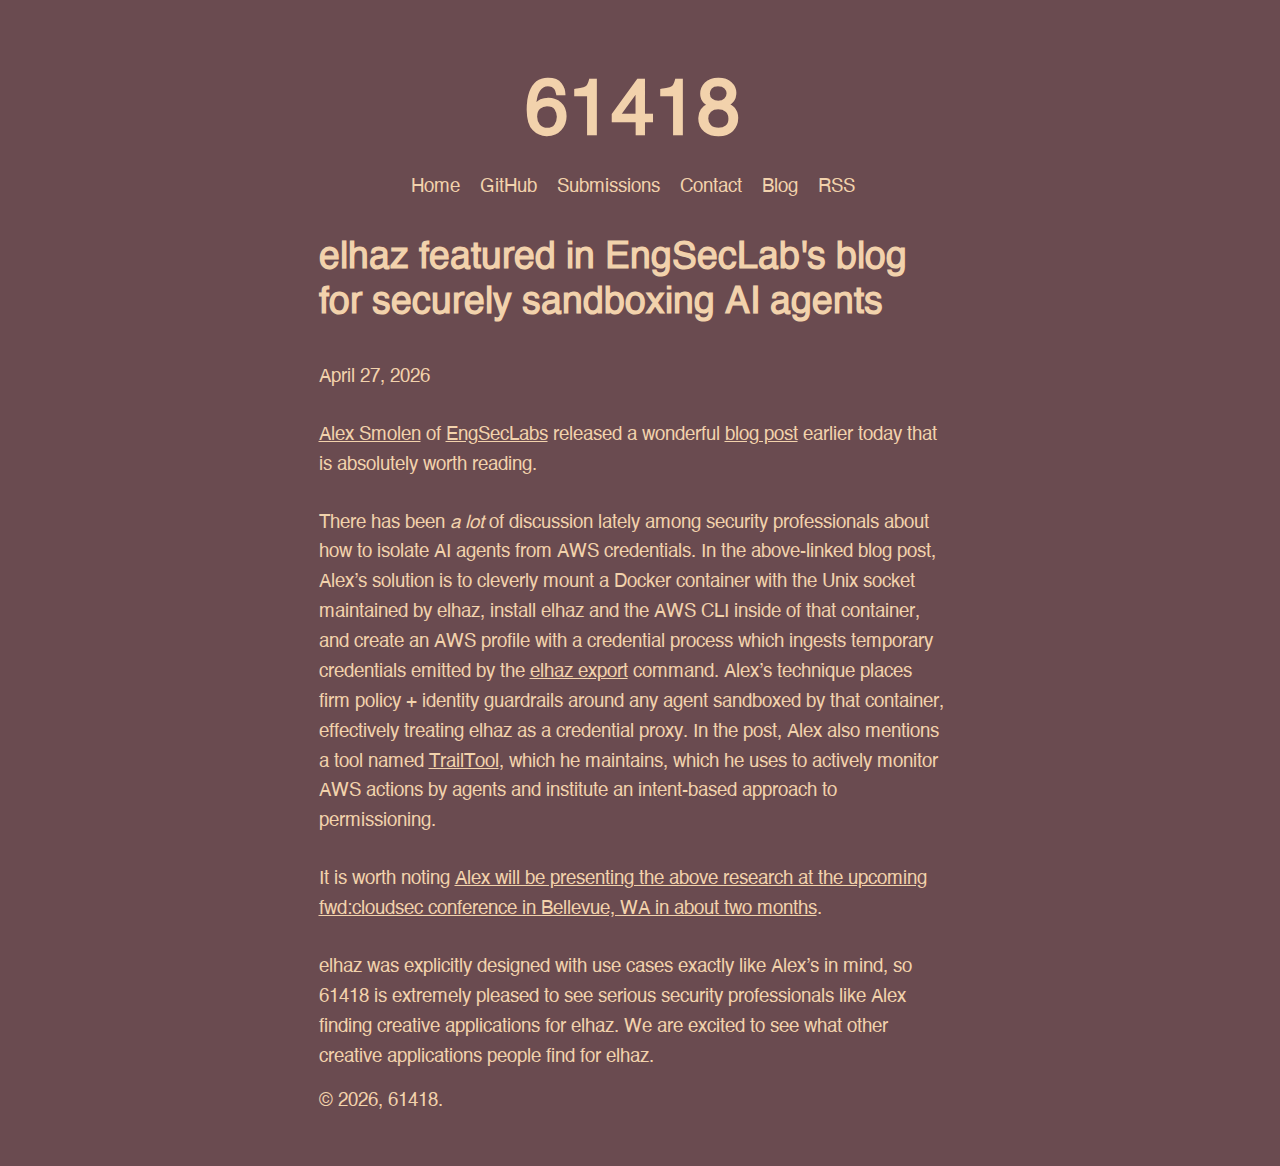
<file: blog/elhaz-eng-sec-labs/index.html>
<!doctype html><html lang=en-us><head><meta charset=UTF-8><title>elhaz featured in EngSecLab's blog for securely sandboxing AI agents | 61418</title><meta name=viewport content="width=device-width,initial-scale=1"><meta name=theme-color content="#000000"><meta name=author content="Mike Letts"><meta name=description content="Independent open-source software which enhances the AWS Python SDK and general AWS ecosystem."><link rel=icon type=image/png sizes=32x32 href=../../favicon.png><link rel=icon type=image/png sizes=16x16 href=../../favicon.png><meta property="og:title" content="elhaz featured in EngSecLab's blog for securely sandboxing AI agents | 61418"><meta property="og:description" content="Independent open-source software which enhances the AWS Python SDK and general AWS ecosystem."><meta property="og:image" content="https://61418.io/og.png"><meta property="og:url" content="https://61418.io/blog/elhaz-eng-sec-labs/"><meta property="og:type" content="website"><meta property="og:site_name" content="61418"><meta property="og:locale" content="en_US"><meta property="og:image:alt" content="61418 logo"><meta name=twitter:card content="summary_large_image"><meta name=twitter:title content="elhaz featured in EngSecLab's blog for securely sandboxing AI agents | 61418"><meta name=twitter:description content="Independent open-source software which enhances the AWS Python SDK and general AWS ecosystem."><meta name=twitter:image content="https://61418.io/og.png"><meta name=twitter:image:alt content="61418 logo"><link rel=stylesheet href="../../css/site.css?v=16"><script async src="https://www.googletagmanager.com/gtag/js?id=G-6GM5EQW5RC"></script><script>window.dataLayer=window.dataLayer||[];function gtag(){dataLayer.push(arguments)}gtag("js",new Date),gtag("config","G-6GM5EQW5RC")</script></head><body><div class=wrap><header><a class=site-title-link href=../../>61418</a><nav class=site-nav aria-label="Main navigation"><a href=../../>Home</a>
<a href=https://github.com/61418>GitHub</a>
<a href=../../submissions/>Submissions</a>
<a href=../../contact/>Contact</a>
<a href=../../blog/>Blog</a>
<a href=../../blog/index.xml>RSS</a></nav></header><main><div class=page-content><h1>elhaz featured in EngSecLab's blog for securely sandboxing AI agents</h1><p class=post-list-date>April 27, 2026</p><p><a href=https://alexsmolen.com/>Alex Smolen</a> of <a href=https://engseclabs.com>EngSecLabs</a> released a wonderful <a href=https://engseclabs.com/blog/agent-credential-isolation/>blog post</a> earlier today that is absolutely worth reading.</p><p>There has been <em>a lot</em> of discussion lately among security professionals about how to isolate AI agents from AWS credentials. In the above-linked blog post, Alex&rsquo;s solution is to cleverly mount a Docker container with the Unix socket maintained by elhaz, install elhaz and the AWS CLI inside of that container, and create an AWS profile with a credential process which ingests temporary credentials emitted by the <a href=https://61418.io/elhaz/cli/elhaz-export.html>elhaz export</a> command. Alex&rsquo;s technique places firm policy + identity guardrails around any agent sandboxed by that container, effectively treating elhaz as a credential proxy. In the post, Alex also mentions a tool named <a href=https://github.com/engseclabs/trailtool>TrailTool</a>, which he maintains, which he uses to actively monitor AWS actions by agents and institute an intent-based approach to permissioning.</p><p>It is worth noting <a href=https://pretalx.com/fwd-cloudsec-2026/talk/9LRLDS/>Alex will be presenting the above research at the upcoming fwd:cloudsec conference in Bellevue, WA in about two months</a>.</p><p>elhaz was explicitly designed with use cases exactly like Alex&rsquo;s in mind, so 61418 is extremely pleased to see serious security professionals like Alex finding creative applications for elhaz. We are excited to see what other creative applications people find for elhaz.</p></div></main><footer>&copy; 2026, 61418.</footer></div></body></html>
</file>
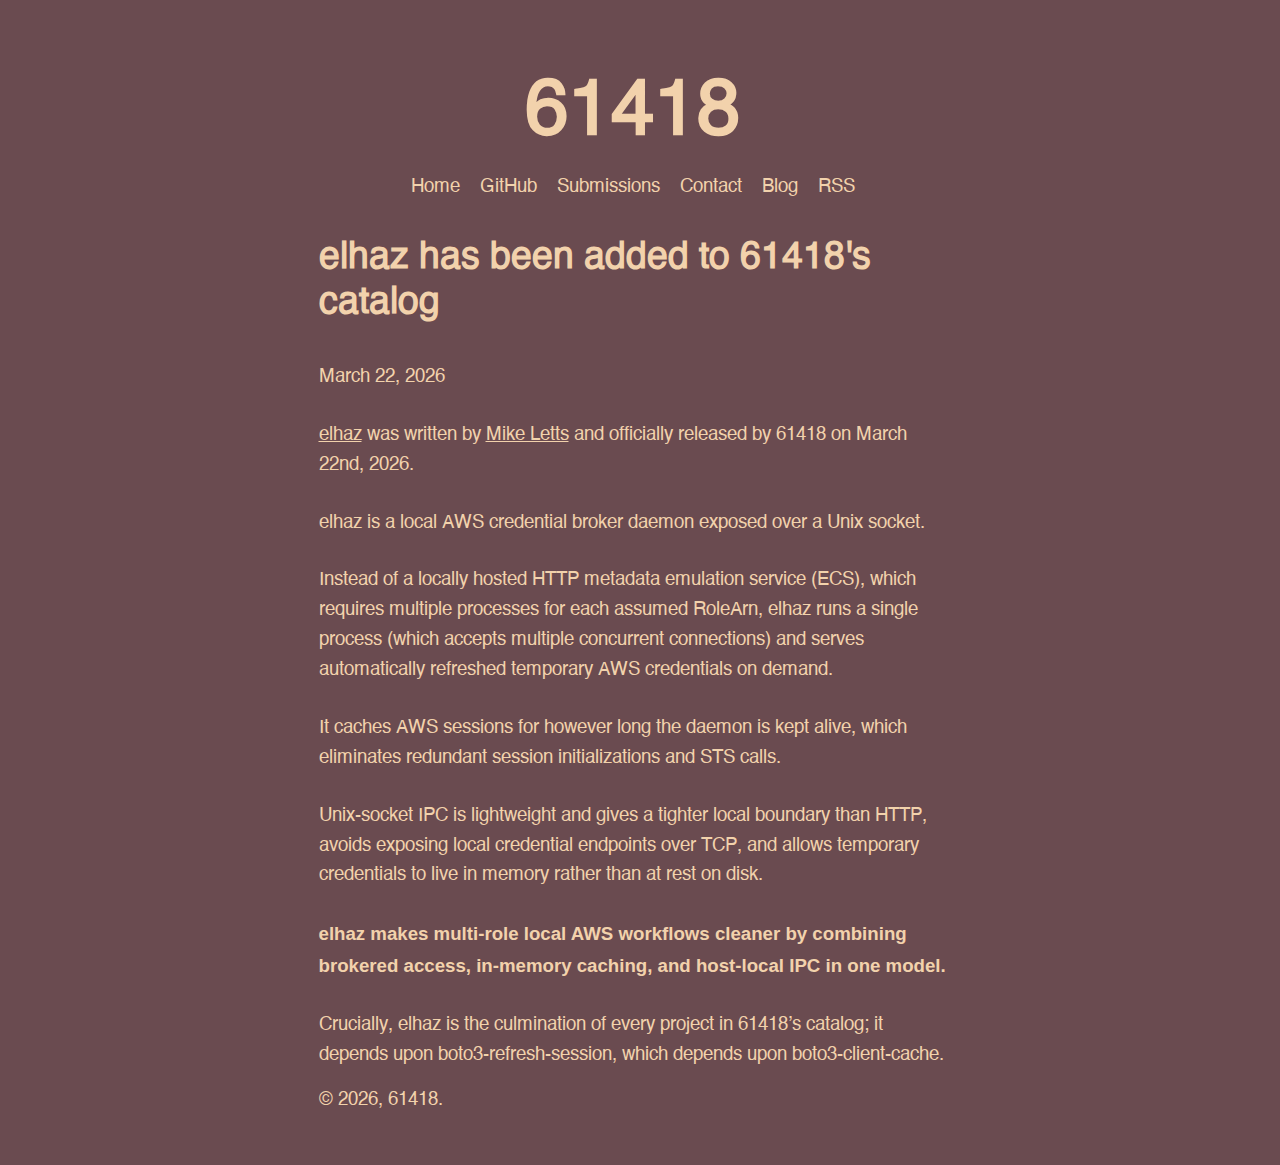
<file: blog/elhaz/index.html>
<!doctype html><html lang=en-us><head><meta charset=UTF-8><title>elhaz has been added to 61418's catalog | 61418</title><meta name=viewport content="width=device-width,initial-scale=1"><meta name=theme-color content="#000000"><meta name=author content="Mike Letts"><meta name=description content="61418 is proud to add elhaz into its catalog."><link rel=icon type=image/png sizes=32x32 href=../../favicon.png><link rel=icon type=image/png sizes=16x16 href=../../favicon.png><meta property="og:title" content="elhaz has been added to 61418's catalog | 61418"><meta property="og:description" content="61418 is proud to add elhaz into its catalog."><meta property="og:image" content="https://61418.io/og.png"><meta property="og:url" content="https://61418.io/blog/elhaz/"><meta property="og:type" content="website"><meta property="og:site_name" content="61418"><meta property="og:locale" content="en_US"><meta property="og:image:alt" content="61418 logo"><meta name=twitter:card content="summary_large_image"><meta name=twitter:title content="elhaz has been added to 61418's catalog | 61418"><meta name=twitter:description content="61418 is proud to add elhaz into its catalog."><meta name=twitter:image content="https://61418.io/og.png"><meta name=twitter:image:alt content="61418 logo"><link rel=stylesheet href="../../css/site.css?v=16"><script async src="https://www.googletagmanager.com/gtag/js?id=G-6GM5EQW5RC"></script><script>window.dataLayer=window.dataLayer||[];function gtag(){dataLayer.push(arguments)}gtag("js",new Date),gtag("config","G-6GM5EQW5RC")</script></head><body><div class=wrap><header><a class=site-title-link href=../../>61418</a><nav class=site-nav aria-label="Main navigation"><a href=../../>Home</a>
<a href=https://github.com/61418>GitHub</a>
<a href=../../submissions/>Submissions</a>
<a href=../../contact/>Contact</a>
<a href=../../blog/>Blog</a>
<a href=../../blog/index.xml>RSS</a></nav></header><main><div class=page-content><h1>elhaz has been added to 61418's catalog</h1><p class=post-list-date>March 22, 2026</p><p><a href=https://github.com/61418/elhaz>elhaz</a> was written by <a href=https://github.com/michaelthomasletts>Mike Letts</a> and officially released by 61418 on March 22nd, 2026.</p><p>elhaz is a local AWS credential broker daemon exposed over a Unix socket.</p><p>Instead of a locally hosted HTTP metadata emulation service (ECS), which requires multiple processes for each assumed RoleArn, elhaz runs a single process (which accepts multiple concurrent connections) and serves automatically refreshed temporary AWS credentials on demand.</p><p>It caches AWS sessions for however long the daemon is kept alive, which eliminates redundant session initializations and STS calls.</p><p>Unix-socket IPC is lightweight and gives a tighter local boundary than HTTP, avoids exposing local credential endpoints over TCP, and allows temporary credentials to live in memory rather than at rest on disk.</p><p><strong>elhaz makes multi-role local AWS workflows cleaner by combining brokered access, in-memory caching, and host-local IPC in one model.</strong></p><p>Crucially, elhaz is the culmination of every project in 61418&rsquo;s catalog; it depends upon boto3-refresh-session, which depends upon boto3-client-cache.</p></div></main><footer>&copy; 2026, 61418.</footer></div></body></html>
</file>
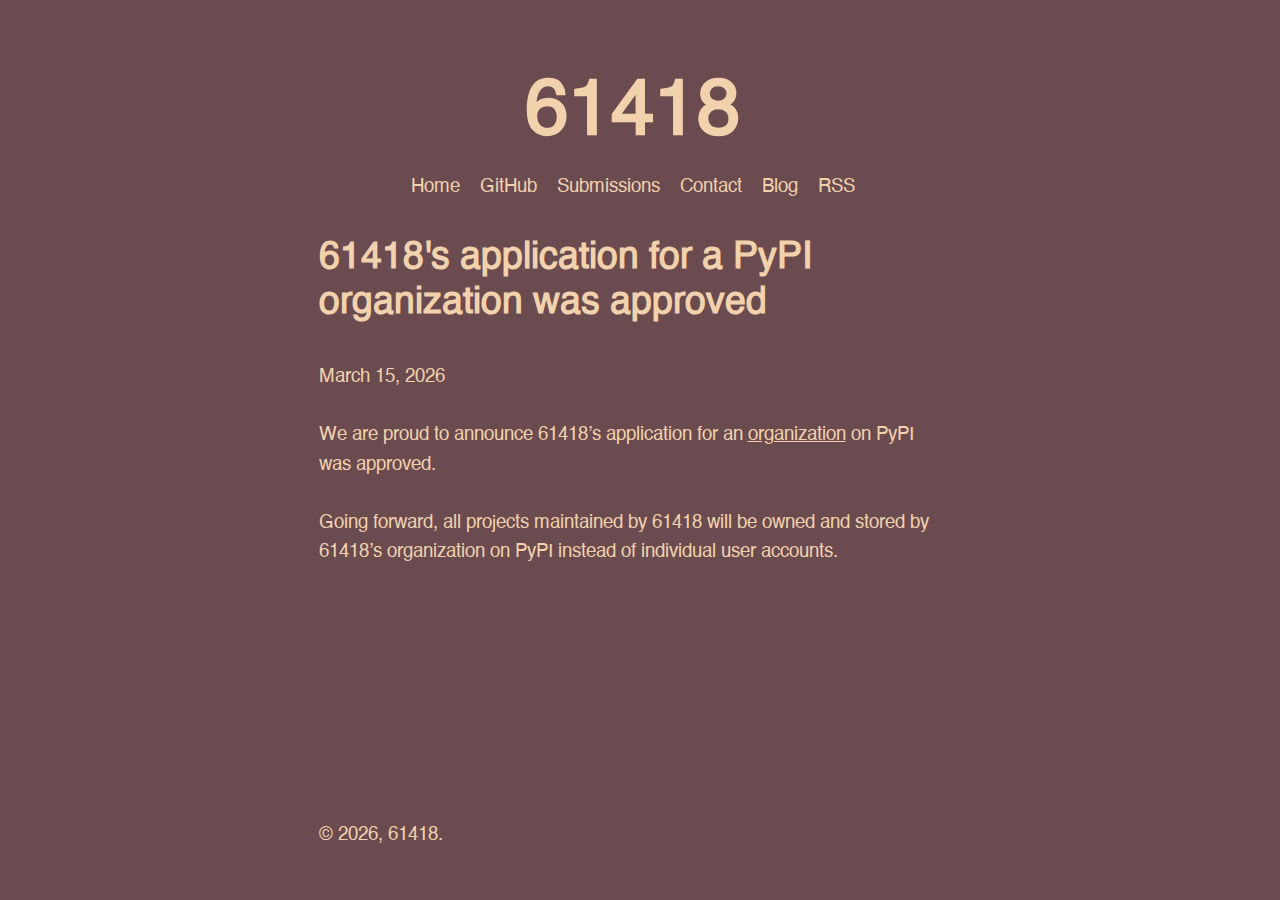
<file: blog/pypi-org-approved/index.html>
<!doctype html><html lang=en-us><head><meta charset=UTF-8><title>61418's application for a PyPI organization was approved | 61418</title><meta name=viewport content="width=device-width,initial-scale=1"><meta name=theme-color content="#000000"><meta name=author content="Mike Letts"><meta name=description content="Independent open-source software which enhances the AWS Python SDK and general AWS ecosystem."><link rel=icon type=image/png sizes=32x32 href=../../favicon.png><link rel=icon type=image/png sizes=16x16 href=../../favicon.png><meta property="og:title" content="61418's application for a PyPI organization was approved | 61418"><meta property="og:description" content="Independent open-source software which enhances the AWS Python SDK and general AWS ecosystem."><meta property="og:image" content="https://61418.io/og.png"><meta property="og:url" content="https://61418.io/blog/pypi-org-approved/"><meta property="og:type" content="website"><meta property="og:site_name" content="61418"><meta property="og:locale" content="en_US"><meta property="og:image:alt" content="61418 logo"><meta name=twitter:card content="summary_large_image"><meta name=twitter:title content="61418's application for a PyPI organization was approved | 61418"><meta name=twitter:description content="Independent open-source software which enhances the AWS Python SDK and general AWS ecosystem."><meta name=twitter:image content="https://61418.io/og.png"><meta name=twitter:image:alt content="61418 logo"><link rel=stylesheet href="../../css/site.css?v=16"><script async src="https://www.googletagmanager.com/gtag/js?id=G-6GM5EQW5RC"></script><script>window.dataLayer=window.dataLayer||[];function gtag(){dataLayer.push(arguments)}gtag("js",new Date),gtag("config","G-6GM5EQW5RC")</script></head><body><div class=wrap><header><a class=site-title-link href=../../>61418</a><nav class=site-nav aria-label="Main navigation"><a href=../../>Home</a>
<a href=https://github.com/61418>GitHub</a>
<a href=../../submissions/>Submissions</a>
<a href=../../contact/>Contact</a>
<a href=../../blog/>Blog</a>
<a href=../../blog/index.xml>RSS</a></nav></header><main><div class=page-content><h1>61418's application for a PyPI organization was approved</h1><p class=post-list-date>March 15, 2026</p><p>We are proud to announce 61418&rsquo;s application for an <a href=https://pypi.org/org/61418/>organization</a> on PyPI was approved.</p><p>Going forward, all projects maintained by 61418 will be owned and stored by 61418&rsquo;s organization on PyPI instead of individual user accounts.</p></div></main><footer>&copy; 2026, 61418.</footer></div></body></html>
</file>
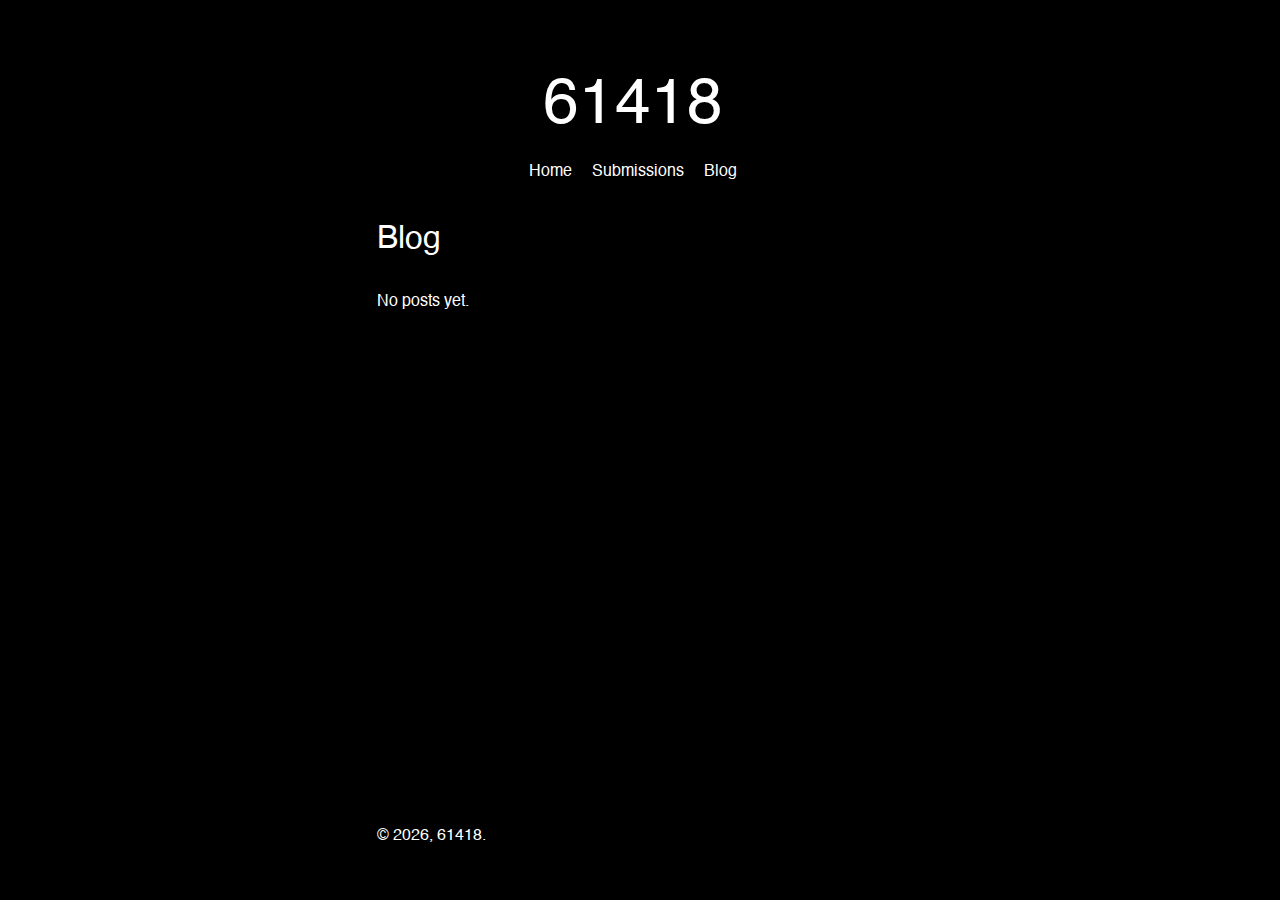
<file: public/blog/index.html>
<!DOCTYPE html>
<html lang="en-us">
<head>
  
  
  
  
  
  
  

  <meta charset="UTF-8">
  <title>Blog | 61418</title>
  <meta name="viewport" content="width=device-width, initial-scale=1.0">
  <meta name="theme-color" content="#000000">
  <meta name="author" content="Mike Letts">
  <meta name="description" content="Thoughts and ramblings from 61418 members.">

  <link rel="icon" type="image/png" sizes="32x32" href="../favicon.png">
  <link rel="icon" type="image/png" sizes="16x16" href="../favicon.png">

  <meta property="og:title" content="Blog | 61418">
  <meta property="og:description" content="Thoughts and ramblings from 61418 members.">
  <meta property="og:image" content="https://61418.io/og.png">
  <meta property="og:url" content="https://61418.io/blog/">
  <meta property="og:type" content="website">
  <meta property="og:site_name" content="61418">
  <meta property="og:locale" content="en_US">
  <meta property="og:image:alt" content="61418 logo">

  <meta name="twitter:card" content="summary_large_image">
  <meta name="twitter:title" content="Blog | 61418">
  <meta name="twitter:description" content="Thoughts and ramblings from 61418 members.">
  <meta name="twitter:image" content="https://61418.io/og.png">
  <meta name="twitter:image:alt" content="61418 logo">

  <link rel="stylesheet" href="../css/site.css?v=12">
</head>
<body>
  <div class="wrap">
    <header>
      <a class="site-title-link" href="../">61418</a>
      
        <nav class="site-nav" aria-label="Main navigation">
          
            <a href="../">Home</a>
          
            <a href="../submissions/">Submissions</a>
          
            <a href="../blog/">Blog</a>
          
        </nav>
      
    </header>

    <main>
      
  <div class="page-content">
    <h1 id="blog">Blog</h1>
<p>No posts yet.</p>

  </div>

    </main>

    <footer>
      &copy; 2026, 61418.
    </footer>
  </div>
</body>
</html>
</file>
<file: css/site.css>
@font-face {
  font-family: "SiteHelvetica";
  src: url("/fonts/Helvetica.ttc");
  font-style: normal;
  /* Treat bundled Helvetica as regular weight only; allow bold synthesis/fallback. */
  font-weight: 400;
  font-display: swap;
}

:root {
  background-color: #6A4B50;
}

html {
  min-height: 100%;
  background-color: #6A4B50;
  scrollbar-gutter: stable;
}

body {
  margin: 0;
  background-color: #6A4B50;
  color: #F2D2AC;
  font-family: "SiteHelvetica", "Helvetica Neue", Helvetica, Arial, sans-serif;
  font-size: 14pt;
  min-height: 100dvh;
  display: flex;
  flex-direction: column;
  text-align: left;
  align-items: stretch;
}

.wrap {
  width: min(100%, 700px);
  margin: 0 auto;
  padding: 74px 36px 56px 36px;
  flex: 1;
  display: flex;
  flex-direction: column;
  box-sizing: border-box;
}

header {
  font-weight: normal;
  line-height: normal;
  margin: 0 0 40px 0;
  text-align: center;
  color: #F2D2AC;
}

.site-title-link {
  font-size: clamp(52px, 10vw, 78px);
  font-weight: 800;
  line-height: 1;
  color: #F2D2AC;
  text-decoration: none;
  display: inline-block;
}

.site-title-link:hover,
.site-title-link:focus {
  text-decoration: none;
}

.site-nav {
  margin-top: 26px;
  display: flex;
  flex-wrap: wrap;
  row-gap: 10px;
  column-gap: 20px;
  justify-content: center;
  font-size: inherit;
  font-weight: normal;
}

.site-nav a {
  white-space: nowrap;
}

.site-nav a,
.site-nav a:hover,
.site-nav a:focus {
  text-decoration: none;
}

main {
  width: 100%;
  flex: 1;
  text-align: left;
}

.page-content {
  width: 100%;
  max-width: 100%;
  margin: 0 auto;
  text-align: left !important;
  line-height: 1.6;
}

.page-content > * {
  width: 100%;
  box-sizing: border-box;
}

.page-content > :first-child {
  margin-top: 0;
}

.page-content > :last-child {
  margin-bottom: 0;
}

.page-content h1,
.page-content h2,
.page-content h3,
.page-content h4,
.page-content h5,
.page-content h6 {
  margin: 0 0 1em 0;
  text-align: left !important;
  line-height: 1.2;
}

.page-content p {
  margin: 0 0 1.5em 0;
}

.page-content strong,
.page-content b,
strong,
b {
  font-family: "Helvetica Neue", Helvetica, Arial, sans-serif;
  font-weight: 700;
}

.post-list-item h2 {
  font-size: 14pt;
  font-weight: normal;
  line-height: 1.4;
}

a {
  color: #F2D2AC;
  text-decoration: underline;
}

footer {
  margin: 0;
  padding-top: 20px;
  font-size: inherit;
  color: #F2D2AC;
  text-align: left;
}

@media (max-width: 640px) {
  .wrap {
    padding: 56px 20px 44px 20px;
  }

  .site-nav {
    margin-top: 18px;
    column-gap: 14px;
    row-gap: 8px;
    font-size: 13pt;
  }
}
</file>
<file: public/css/site.css>
@font-face {
  font-family: "SiteHelvetica";
  src: url("/fonts/Helvetica.ttc");
  font-style: normal;
  font-weight: 100 900;
  font-display: swap;
}

:root {
  background-color: #000000;
}

html {
  min-height: 100%;
  background-color: #000000;
  scrollbar-gutter: stable;
}

body {
  margin: 0;
  background-color: #000000;
  color: #ffffff;
  font-family: "SiteHelvetica", "Helvetica Neue", Helvetica, Arial, sans-serif;
  font-size: 12pt;
  min-height: 100dvh;
  display: flex;
  flex-direction: column;
  text-align: left;
  align-items: stretch;
}

.wrap {
  width: min(100%, 600px);
  margin: 0 auto;
  padding: 74px 44px 56px 44px;
  flex: 1;
  display: flex;
  flex-direction: column;
  box-sizing: border-box;
}

header {
  font-weight: normal;
  line-height: normal;
  margin: 0 0 40px 0;
  text-align: center;
  color: #ffffff;
}

.site-title-link {
  font-size: clamp(42px, 9vw, 64px);
  font-weight: bold;
  line-height: 1;
  color: #ffffff;
  text-decoration: none;
  display: inline-block;
}

.site-title-link:hover,
.site-title-link:focus {
  text-decoration: none;
}

.site-nav {
  margin-top: 26px;
  display: flex;
  gap: 20px;
  justify-content: center;
  font-size: inherit;
  font-weight: normal;
}

.site-nav a,
.site-nav a:hover,
.site-nav a:focus {
  text-decoration: none;
}

main {
  width: 100%;
  flex: 1;
  text-align: left;
}

.page-content {
  width: 100%;
  max-width: 100%;
  margin: 0 auto;
  text-align: left !important;
  line-height: 1.6;
}

.page-content > * {
  width: 100%;
  box-sizing: border-box;
}

.page-content > :first-child {
  margin-top: 0;
}

.page-content > :last-child {
  margin-bottom: 0;
}

.page-content h1,
.page-content h2,
.page-content h3,
.page-content h4,
.page-content h5,
.page-content h6 {
  margin: 0 0 1em 0;
  text-align: left !important;
  line-height: 1.2;
}

.page-content p {
  margin: 0 0 1.5em 0;
}

a {
  color: #ffffff;
  text-decoration: underline;
}

footer {
  margin: 0;
  padding-top: 20px;
  font-size: inherit;
  color: #ffffff;
  text-align: left;
}
</file>
